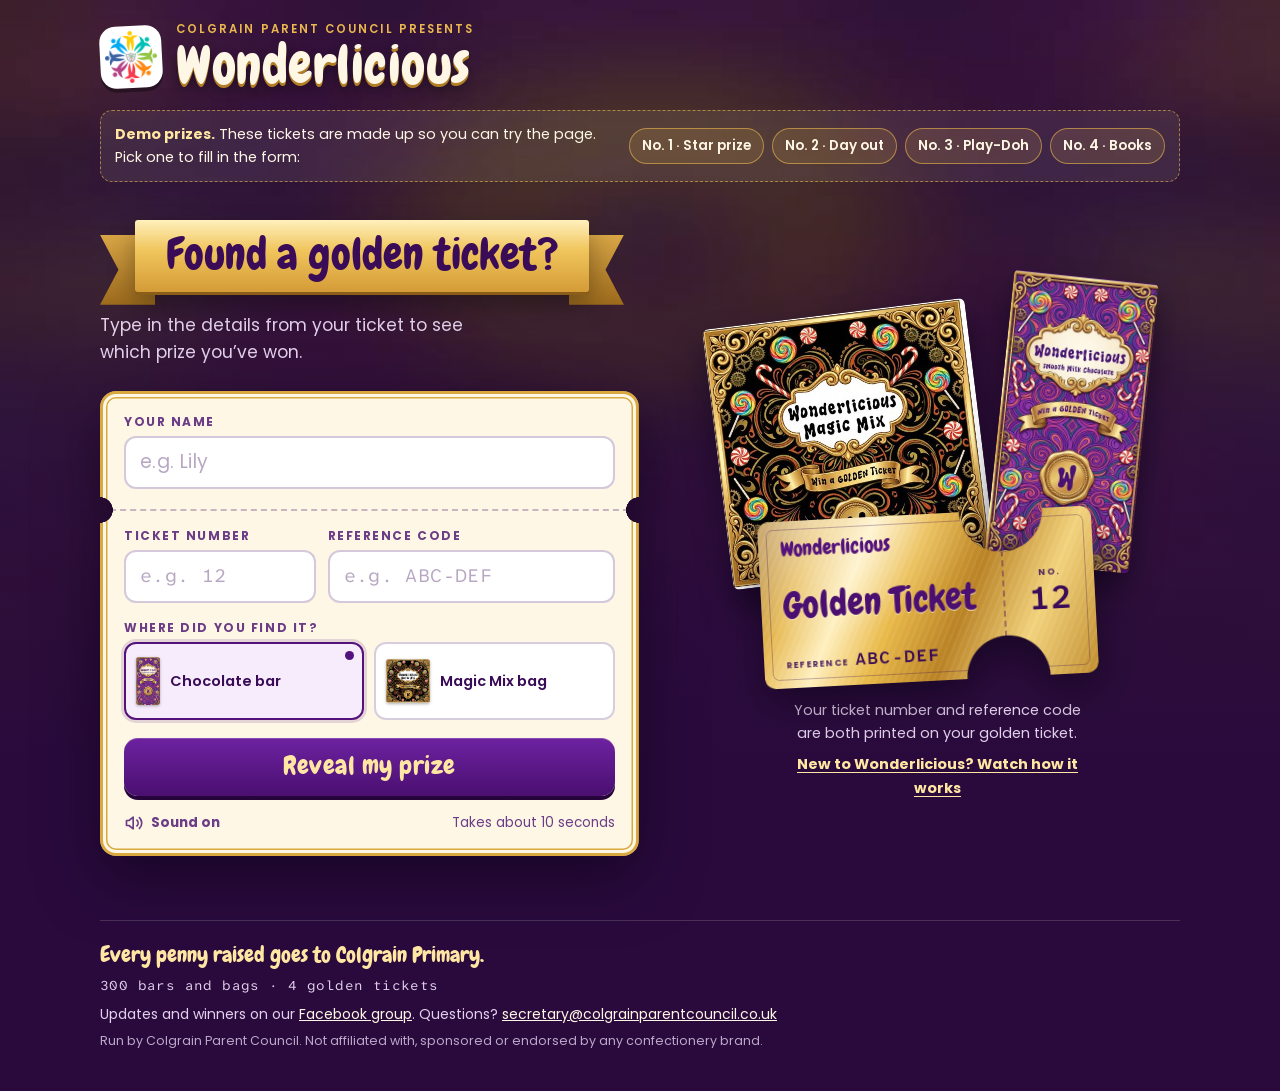
<file: golden-ticket/index.html>
<!doctype html>
<html lang="en-GB">
<head>
<meta charset="utf-8">
<meta name="viewport" content="width=device-width, initial-scale=1, viewport-fit=cover">
<!-- page:start -->
<script>
  // Checking codes needs a secure page, so move anyone who typed http:// over to https://.
  if (location.protocol === 'http:' && window.isSecureContext === false) location.replace('https:' + location.href.slice(5));
</script>
<title>Wonderlicious Golden Ticket</title>
<meta name="description" content="Found a Wonderlicious golden ticket? Type in your ticket details to see which prize you've won.">
<meta name="theme-color" content="#2a0a3d">
<link rel="icon" href="data:image/svg+xml,%3Csvg xmlns='http://www.w3.org/2000/svg' viewBox='0 0 32 32'%3E%3Crect x='1' y='8' width='30' height='16' rx='3' fill='%23eab84e'/%3E%3Cpath d='M22 9v14' stroke='%233a0c57' stroke-width='1.5' stroke-dasharray='2 2'/%3E%3C/svg%3E">
<style>
  /* Fonts are served with the page (see assets/fonts/LICENSE.md). */
  @font-face { font-family: "Chewy"; font-weight: 400; font-display: swap; src: url("assets/fonts/chewy-400.woff2") format("woff2"); }
  @font-face { font-family: "Poppins"; font-weight: 400; font-display: swap; src: url("assets/fonts/poppins-400.woff2") format("woff2"); }
  @font-face { font-family: "Poppins"; font-weight: 600; font-display: swap; src: url("assets/fonts/poppins-600.woff2") format("woff2"); }
  @font-face { font-family: "Poppins"; font-weight: 700; font-display: swap; src: url("assets/fonts/poppins-700.woff2") format("woff2"); }
  @font-face { font-family: "Atkinson Hyperlegible Mono"; font-weight: 400 600; font-display: swap; src: url("assets/fonts/atkinson-hyperlegible-mono.woff2") format("woff2"); }

  /* Wonderlicious: wrapper purple, label cream and gold foil, taken from the packaging artwork. */
  :root {
    color-scheme: dark;
    --grape: #2a0a3d;
    --grape-2: #3a0f55;
    --purple: #54127c;
    --pink: #e0457b;
    --cream: #fef7e5;
    --cream-2: #e2d0ec;
    --ink: #3a0c57;
    --ink-2: #6b3d86;
    --gold: #eab84e;
    --gold-hi: #ffe7a3;
    --line: rgba(254, 247, 229, 0.16);
    --error: #a3261a;
    --foil: linear-gradient(115deg, #a8741f 0%, #e7bb57 16%, #fff0c0 29%, #e9b949 43%, #b98224 60%, #f2d27c 79%, #c18d2e 100%);
    --ribbon: linear-gradient(180deg, #fff0bd 0%, #f0c55c 42%, #d49b37 100%);
    --frame: inset 0 0 0 3px #d9a93f, inset 0 0 0 6px #fef7e5, inset 0 0 0 7.5px #d9a93f;
    --font-display: "Chewy", "Cooper Black", "Arial Rounded MT Bold", system-ui, sans-serif;
    --font-body: "Poppins", system-ui, -apple-system, "Segoe UI", Roboto, sans-serif;
    --font-mono: "Atkinson Hyperlegible Mono", ui-monospace, "SF Mono", Menlo, Consolas, monospace;
  }
  [hidden] { display: none !important; }
  html { background: var(--grape); }
  body {
    position: relative;
    margin: 0;
    min-height: 100vh;
    padding-inline: 16px;
    color: var(--cream);
    font: 400 16px/1.6 var(--font-body);
    -webkit-font-smoothing: antialiased;
    -webkit-text-size-adjust: 100%;
    background:
      linear-gradient(180deg, rgba(42, 10, 61, 0) 0, rgba(42, 10, 61, 0.5) 380px, #2a0a3d 760px),
      url("assets/haze.jpg") 50% 0 / 100% 760px no-repeat,
      #2a0a3d;
  }
  body.stage-open { overflow: hidden; }
  .page { position: relative; max-width: 1080px; margin: 0 auto; padding-block: 22px 40px; }
  button { font: inherit; }
  :focus-visible { outline: 3px solid var(--gold-hi); outline-offset: 3px; }

  .masthead { display: flex; align-items: center; gap: 14px; }
  .logo-tile {
    flex: none;
    display: grid;
    place-items: center;
    width: 62px;
    height: 62px;
    border-radius: 16px;
    background: #fff;
    box-shadow: 0 4px 0 rgba(0, 0, 0, 0.35);
    transform: rotate(-3deg);
  }
  .logo-tile img { width: 52px; height: 52px; }
  .presents { margin: 0; font: 600 11.5px/1.35 var(--font-body); letter-spacing: 0.18em; text-transform: uppercase; color: var(--gold); }
  .wordmark {
    margin: 0;
    font: 400 clamp(36px, 10vw, 54px)/1 var(--font-display);
    letter-spacing: 0.01em;
    color: var(--cream);
    text-shadow: 0 3px 0 #b27f27, 0 6px 12px rgba(0, 0, 0, 0.35);
  }

  .demo {
    margin-top: 18px;
    padding: 12px 14px;
    display: flex;
    flex-wrap: wrap;
    align-items: center;
    gap: 8px 10px;
    border-radius: 12px;
    background: rgba(254, 247, 229, 0.08);
    border: 1px dashed rgba(234, 184, 78, 0.6);
    font-size: 14.5px;
  }
  .demo p { margin: 0; flex: 1 1 260px; }
  .demo strong { color: var(--gold-hi); }
  .demo-picks { display: flex; flex-wrap: wrap; gap: 8px; }
  .demo-pick {
    padding: 6px 12px;
    border-radius: 999px;
    border: 1px solid rgba(234, 184, 78, 0.6);
    background: rgba(234, 184, 78, 0.14);
    color: var(--cream);
    font-size: 13.5px;
    font-weight: 600;
    cursor: pointer;
  }
  .demo-pick:hover { background: rgba(234, 184, 78, 0.28); }

  /* ---- The form view ---- */
  .intro { display: grid; grid-template-columns: minmax(0, 1fr); gap: 40px; margin-top: 30px; }
  @media (min-width: 900px) {
    .intro { grid-template-columns: minmax(0, 1fr) minmax(0, 0.9fr); align-items: center; gap: 56px; margin-top: 38px; }
  }
  /* The headline is a gold ribbon, like "Win a GOLDEN Ticket" on the wrapper. */
  .ribbon {
    position: relative;
    display: inline-block;
    margin: 0 0.8em;
    font: 400 clamp(27px, 7.4vw, 44px)/1.05 var(--font-display);
    color: var(--ink);
  }
  .ribbon span {
    position: relative;
    z-index: 1;
    display: block;
    padding: 0.26em 0.7em 0.32em;
    border-radius: 3px;
    background: var(--ribbon);
    box-shadow: 0 3px 0 #8a5d18, 0 12px 26px rgba(0, 0, 0, 0.35);
    text-wrap: balance;
  }
  .ribbon::before, .ribbon::after {
    content: "";
    position: absolute;
    top: 0.34em;
    bottom: -0.3em;
    width: 1.25em;
    background: linear-gradient(180deg, #d9a646, #9c6a1c);
  }
  .ribbon::before { left: -0.8em; clip-path: polygon(0 0, 100% 0, 100% 100%, 0 100%, 0.42em 50%); }
  .ribbon::after { right: -0.8em; clip-path: polygon(0 0, 100% 0, calc(100% - 0.42em) 50%, 100% 100%, 0 100%); }
  .lede { margin: 20px 0 0; max-width: 36ch; font-size: 1.08rem; color: var(--cream-2); }
  .welcome { margin: 16px 0 0; display: flex; flex-wrap: wrap; align-items: center; gap: 6px 12px; color: var(--cream-2); font-size: 15px; }
  .link-btn {
    padding: 0;
    border: 0;
    background: none;
    color: var(--gold-hi);
    font-weight: 700;
    text-decoration: underline;
    text-underline-offset: 3px;
    cursor: pointer;
  }

  .form-wrap { margin-top: 24px; max-width: 540px; filter: drop-shadow(0 22px 30px rgba(10, 0, 20, 0.55)); }
  .ticket-form {
    --notch-y: 118px;
    position: relative;
    padding: 24px 24px 16px;
    border-radius: 16px;
    color: var(--ink);
    background: var(--cream);
    box-shadow: var(--frame);
    -webkit-mask:
      radial-gradient(circle 13px at 0 var(--notch-y), #0000 97%, #000) left / 51% 100% no-repeat,
      radial-gradient(circle 13px at 100% var(--notch-y), #0000 97%, #000) right / 51% 100% no-repeat;
    mask:
      radial-gradient(circle 13px at 0 var(--notch-y), #0000 97%, #000) left / 51% 100% no-repeat,
      radial-gradient(circle 13px at 100% var(--notch-y), #0000 97%, #000) right / 51% 100% no-repeat;
  }
  .field label, .found legend {
    display: block;
    margin-bottom: 7px;
    padding: 0;
    font: 700 12px/1.2 var(--font-body);
    letter-spacing: 0.13em;
    text-transform: uppercase;
    color: var(--ink-2);
  }
  .field input {
    display: block;
    width: 100%;
    box-sizing: border-box;
    padding: 12px 14px;
    border: 2px solid rgba(58, 12, 87, 0.22);
    border-radius: 12px;
    background: #fff;
    color: var(--ink);
    font: 600 19px/1.3 var(--font-body);
  }
  .field input.code { font-family: var(--font-mono); letter-spacing: 0.09em; text-transform: uppercase; }
  .field input::placeholder { color: rgba(58, 12, 87, 0.36); font-weight: 400; letter-spacing: 0.02em; text-transform: none; }
  .field input:focus { outline: none; border-color: var(--purple); box-shadow: 0 0 0 4px rgba(84, 18, 124, 0.16); }
  .field input[aria-invalid="true"] { border-color: var(--error); background: #fff3ee; }
  .perf { margin: 20px -24px 18px; border-top: 2px dashed rgba(58, 12, 87, 0.28); }
  .pair { display: grid; grid-template-columns: minmax(0, 0.8fr) minmax(0, 1.2fr); align-items: end; gap: 12px; }
  @media (max-width: 459px) { .pair { grid-template-columns: minmax(0, 1fr); gap: 16px; } }
  .found { margin: 18px 0 0; padding: 0; border: 0; min-width: 0; }
  .found-opts { display: grid; grid-template-columns: 1fr 1fr; gap: 10px; }
  .found-opt {
    position: relative;
    display: flex;
    align-items: center;
    gap: 10px;
    min-height: 62px;
    padding: 6px 10px;
    border: 2px solid rgba(58, 12, 87, 0.2);
    border-radius: 12px;
    background: #fff;
    font-size: 14.5px;
    font-weight: 600;
    line-height: 1.25;
    cursor: pointer;
  }
  .found-opt input { position: absolute; opacity: 0; pointer-events: none; }
  .found-opt img { flex: none; border-radius: 3px; box-shadow: 0 1px 3px rgba(0, 0, 0, 0.3); }
  .found-opt .thumb-bar { width: 24px; height: 48px; object-fit: cover; }
  .found-opt .thumb-bag { width: 44px; height: 44px; object-fit: cover; }
  .found-opt.is-on { border-color: var(--purple); background: #f6ecfb; box-shadow: 0 0 0 3px rgba(84, 18, 124, 0.15); }
  .found-opt.is-on::after {
    content: "";
    position: absolute;
    top: 7px;
    right: 8px;
    width: 9px;
    height: 9px;
    border-radius: 50%;
    background: var(--purple);
  }
  .found-opt:focus-within { outline: 3px solid var(--purple); outline-offset: 2px; }
  .form-error {
    margin: 16px 0 0;
    padding: 10px 12px;
    border-radius: 10px;
    background: rgba(163, 38, 26, 0.08);
    color: var(--error);
    font-size: 15px;
    font-weight: 600;
    line-height: 1.45;
  }
  .form-error span { display: block; margin-top: 4px; font-weight: 400; }
  .btn-reveal {
    display: block;
    width: 100%;
    margin-top: 18px;
    padding: 15px 20px 17px;
    border: 0;
    border-radius: 14px;
    background: linear-gradient(180deg, #6d22a0, #4a0f70);
    color: var(--gold-hi);
    font: 400 26px/1 var(--font-display);
    letter-spacing: 0.02em;
    box-shadow: inset 0 1px 0 rgba(255, 255, 255, 0.18), 0 4px 0 #26063a;
    cursor: pointer;
    transition: transform 0.08s ease, box-shadow 0.08s ease;
  }
  .btn-reveal:hover { background: linear-gradient(180deg, #7a2bb0, #551279); }
  .btn-reveal:active { transform: translateY(3px); box-shadow: inset 0 1px 0 rgba(255, 255, 255, 0.18), 0 1px 0 #26063a; }
  .btn-reveal:focus-visible { outline: 3px solid var(--purple); outline-offset: 3px; }
  .btn-reveal[disabled] { cursor: progress; opacity: 0.8; }
  .form-foot { display: flex; justify-content: space-between; align-items: center; gap: 10px; margin-top: 10px; font-size: 13.5px; color: var(--ink-2); }
  .sound-toggle {
    display: inline-flex;
    align-items: center;
    gap: 7px;
    margin-left: -8px;
    padding: 6px 8px;
    border: 0;
    border-radius: 8px;
    background: none;
    color: inherit;
    font-size: 13.5px;
    font-weight: 700;
    cursor: pointer;
  }
  .sound-toggle svg { width: 20px; height: 20px; }
  [data-sound-toggle] .off { display: none; }
  [data-sound-toggle][aria-pressed="false"] .on { display: none; }
  [data-sound-toggle][aria-pressed="false"] .off { display: inline; }
  .ticket-form .sound-toggle:focus-visible { outline-color: var(--purple); }

  /* The bar, the bag and a golden ticket, as they look in real life. */
  .showcase { margin: 0; display: grid; justify-items: center; gap: 18px; }
  .stack { position: relative; width: min(100%, 440px); aspect-ratio: 1 / 0.92; }
  .stack img { position: absolute; display: block; box-shadow: 0 18px 30px rgba(10, 0, 20, 0.55); }
  .sc-bag { left: 0; top: 9%; width: 60%; border-radius: 6px; transform: rotate(-7deg); }
  .sc-bar { right: 3%; top: 0; width: 33%; border-radius: 5px; transform: rotate(6deg); }
  .sc-ticket { position: absolute; left: 10%; bottom: 0; width: 76%; transform: rotate(-3deg); filter: drop-shadow(0 16px 20px rgba(10, 0, 20, 0.55)); }
  .showcase figcaption { max-width: 34ch; text-align: center; font-size: 14.5px; color: var(--cream-2); }
  .film-link { display: inline-block; margin-top: 8px; font-weight: 700; color: var(--gold-hi); text-underline-offset: 3px; }
  @media (max-width: 899px) { .stack { width: min(92%, 380px); } }
  .notice {
    margin-top: 24px;
    max-width: 540px;
    padding: 22px 24px;
    border-radius: 16px;
    background: var(--cream);
    box-shadow: var(--frame);
    color: var(--ink);
  }
  .notice h2 { margin: 0 0 6px; font: 400 1.7rem/1.15 var(--font-display); color: var(--purple); }
  .notice p { margin: 0; }

  /* ---- Golden ticket (drawn at any width; text sizes follow the ticket) ---- */
  .gt { position: relative; width: 100%; aspect-ratio: 2 / 1; container-type: inline-size; perspective: 1100px; }
  .gt-card { position: absolute; inset: 0; transform-style: preserve-3d; }
  .gt.is-flipped .gt-card { transform: rotateY(180deg); }
  .gt-face { position: absolute; inset: 0; -webkit-backface-visibility: hidden; backface-visibility: hidden; }
  .gt-back { transform: rotateY(180deg); }
  .gt-paper {
    --nx: 73%;
    position: absolute;
    inset: 0;
    display: flex;
    overflow: hidden;
    border-radius: 10px;
    border-radius: 3.2cqw;
    color: var(--ink);
    background:
      radial-gradient(90% 130% at 16% 0%, rgba(255, 255, 255, 0.5), rgba(255, 255, 255, 0) 55%),
      repeating-linear-gradient(115deg, rgba(255, 255, 255, 0.07) 0 2px, rgba(255, 255, 255, 0) 2px 6px),
      var(--foil);
    -webkit-mask:
      radial-gradient(circle 10px at var(--nx) 0, #0000 97%, #000) top / 100% 51% no-repeat,
      radial-gradient(circle 10px at var(--nx) 100%, #0000 97%, #000) bottom / 100% 51% no-repeat;
    mask:
      radial-gradient(circle 10px at var(--nx) 0, #0000 97%, #000) top / 100% 51% no-repeat,
      radial-gradient(circle 10px at var(--nx) 100%, #0000 97%, #000) bottom / 100% 51% no-repeat;
    -webkit-mask:
      radial-gradient(circle 3.3cqw at var(--nx) 0, #0000 97%, #000) top / 100% 51% no-repeat,
      radial-gradient(circle 3.3cqw at var(--nx) 100%, #0000 97%, #000) bottom / 100% 51% no-repeat;
    mask:
      radial-gradient(circle 3.3cqw at var(--nx) 0, #0000 97%, #000) top / 100% 51% no-repeat,
      radial-gradient(circle 3.3cqw at var(--nx) 100%, #0000 97%, #000) bottom / 100% 51% no-repeat;
  }
  .gt-back .gt-paper { --nx: 27%; }
  .gt-paper::before {
    content: "";
    position: absolute;
    inset: 2.4cqw;
    border: 0.5cqw solid rgba(58, 12, 87, 0.3);
    border-radius: 2cqw;
    pointer-events: none;
  }
  .gt-paper::after {
    content: "";
    position: absolute;
    inset: -20% -60%;
    background: linear-gradient(105deg, rgba(255, 255, 255, 0) 42%, rgba(255, 255, 255, 0.55) 50%, rgba(255, 255, 255, 0) 58%);
    transform: translateX(-60%);
    animation: gt-shine 4.2s ease-in-out infinite;
    pointer-events: none;
  }
  @keyframes gt-shine { 0%, 55% { transform: translateX(-60%); } 100% { transform: translateX(60%); } }
  .gt-main {
    flex: 1;
    min-width: 0;
    display: flex;
    flex-direction: column;
    justify-content: space-between;
    padding: 5.4cqw 3cqw 5cqw 6.6cqw;
  }
  .gt-event {
    overflow: hidden;
    white-space: nowrap;
    text-overflow: ellipsis;
    font: 400 17px/1 var(--font-display);
    font-size: 6.2cqw;
    color: var(--purple);
  }
  .gt-title {
    font: 400 33px/0.95 var(--font-display);
    font-size: 11cqw;
    color: #4a0f70;
    text-shadow: 0 0.35cqw 0 rgba(255, 244, 200, 0.85);
    white-space: nowrap;
  }
  .gt-refline { display: flex; align-items: baseline; gap: 2.2cqw; white-space: nowrap; }
  .gt-label {
    font: 700 8px/1 var(--font-body);
    font-size: 2.6cqw;
    letter-spacing: 0.14em;
    text-transform: uppercase;
    opacity: 0.85;
  }
  .gt-ref { font: 600 15px/1 var(--font-mono); font-size: 5.2cqw; letter-spacing: 0.06em; }
  .gt-stub {
    width: 27%;
    display: flex;
    flex-direction: column;
    align-items: center;
    justify-content: center;
    gap: 1.4cqw;
    border-left: 0.6cqw dashed rgba(58, 12, 87, 0.4);
  }
  .gt-no { font: 600 30px/1 var(--font-mono); font-size: 10cqw; color: #3a0c57; font-variant-numeric: tabular-nums; }
  .gt-no.is-long { font-size: 6.5cqw; }
  .gt-back .gt-paper { flex-direction: column; align-items: center; justify-content: center; gap: 2cqw; padding: 5cqw 8cqw; text-align: center; }
  .gt-win { font: 700 10px/1 var(--font-body); font-size: 3.2cqw; letter-spacing: 0.34em; text-transform: uppercase; }
  .gt-prizeline { display: flex; align-items: center; justify-content: center; gap: 3cqw; max-width: 100%; }
  .gt-emoji { font-size: 12cqw; line-height: 1; }
  .gt-emoji:empty { display: none; }
  .gt-prize {
    min-width: 0;
    font: 400 26px/1.02 var(--font-display);
    font-size: 8.6cqw;
    color: #4a0f70;
    text-shadow: 0 0.3cqw 0 rgba(255, 244, 200, 0.85);
    text-wrap: balance;
    display: -webkit-box;
    -webkit-line-clamp: 3;
    -webkit-box-orient: vertical;
    overflow: hidden;
  }
  .gt-prize.is-long { font-size: 7cqw; }
  .gt-prize.is-xlong { font-size: 5.6cqw; }
  .gt-mystery { font: 400 80px/1 var(--font-display); font-size: 26cqw; color: #4a0f70; text-shadow: 0 0.6cqw 0 rgba(255, 244, 200, 0.85); }
  .gt.is-mystery .gt-win, .gt.is-mystery .gt-prizeline { display: none; }
  .gt:not(.is-mystery) .gt-mystery { display: none; }

  /* ---- Result view ---- */
  .result { max-width: 760px; margin: 22px auto 0; display: grid; gap: 34px; }
  .result-hero { display: grid; justify-items: center; text-align: center; }
  #result-ticket { width: min(92%, 360px); margin-bottom: 26px; }
  .result-hero .gt { transform: rotate(-3deg); filter: drop-shadow(0 24px 26px rgba(10, 0, 20, 0.6)); }
  .result-eyebrow { margin: 0 0 6px; font: 700 12.5px/1.3 var(--font-mono); letter-spacing: 0.14em; text-transform: uppercase; color: var(--gold); }
  .result-title {
    margin: 0;
    font: 400 clamp(2.3rem, 8vw, 3.6rem)/1.04 var(--font-display);
    color: var(--cream);
    text-shadow: 0 3px 0 #b27f27, 0 6px 14px rgba(0, 0, 0, 0.35);
    text-wrap: balance;
  }
  .result-title:focus { outline: none; }
  .won-label { margin: 22px 0 2px; font-size: 12.5px; font-weight: 700; letter-spacing: 0.18em; text-transform: uppercase; color: var(--cream-2); }
  .result-prize { margin: 0; max-width: 22ch; font: 700 clamp(1.6rem, 5.4vw, 2.3rem)/1.18 var(--font-body); color: var(--gold-hi); text-wrap: balance; }
  .result-details { margin: 10px 0 0; max-width: 46ch; color: var(--cream-2); white-space: pre-line; }
  .result-donor { margin: 10px 0 0; color: var(--gold); font-style: italic; }
  .star-badge {
    margin: 16px 0 0;
    display: inline-flex;
    align-items: center;
    gap: 8px;
    padding: 7px 14px 7px 12px;
    border-radius: 999px;
    background: var(--foil);
    color: var(--ink);
    font-size: 12.5px;
    font-weight: 700;
    letter-spacing: 0.14em;
    text-transform: uppercase;
  }
  .star-badge svg { width: 16px; height: 16px; }

  .collect { display: grid; gap: 14px; }
  .collect h3 { margin: 0; font: 400 1.95rem/1.1 var(--font-display); color: var(--gold-hi); }
  .collect-intro { margin: 0; color: var(--cream-2); }
  .options { display: grid; gap: 16px; grid-template-columns: repeat(auto-fit, minmax(min(100%, 300px), 1fr)); }
  .option {
    display: grid;
    align-content: start;
    gap: 12px;
    padding: 20px 20px 22px;
    border-radius: 16px;
    background: var(--cream);
    box-shadow: var(--frame);
    color: var(--ink);
  }
  .option-head { display: flex; align-items: center; gap: 12px; }
  .option-head svg { flex: none; width: 34px; height: 34px; color: var(--purple); }
  .option h4 { margin: 0; font: 400 1.45rem/1.15 var(--font-display); color: var(--purple); }
  .option p { margin: 0; white-space: pre-line; }
  .option .must { font-weight: 700; }
  .contact {
    display: flex;
    flex-wrap: wrap;
    align-items: center;
    gap: 6px 10px;
    padding: 10px 12px;
    border-radius: 10px;
    background: #f3e8f8;
  }
  .contact-label { font-size: 11.5px; font-weight: 700; letter-spacing: 0.12em; text-transform: uppercase; color: var(--ink-2); }
  .contact-value { flex: 1 1 auto; min-width: 0; overflow-wrap: anywhere; font: 600 15px/1.35 var(--font-mono); -webkit-user-select: all; user-select: all; }
  .btn-row { display: flex; flex-wrap: wrap; gap: 10px; }
  .btn {
    display: inline-flex;
    align-items: center;
    justify-content: center;
    gap: 8px;
    min-height: 46px;
    padding: 10px 16px;
    border: 0;
    border-radius: 12px;
    font: 700 15px/1.2 var(--font-body);
    text-align: center;
    text-decoration: none;
    cursor: pointer;
  }
  .btn-gold { background: var(--ribbon); color: var(--ink); box-shadow: 0 3px 0 #8a5d18; }
  .btn-gold:active { transform: translateY(2px); box-shadow: 0 1px 0 #8a5d18; }
  .btn-purple { background: linear-gradient(180deg, #6d22a0, #4a0f70); color: var(--gold-hi); box-shadow: 0 3px 0 #26063a; }
  .btn-ghost { background: transparent; color: var(--ink); border: 1.5px solid rgba(58, 12, 87, 0.35); }
  .btn-ghost-light { background: transparent; color: var(--cream); border: 1.5px solid rgba(254, 247, 229, 0.4); }
  .btn-ghost-light:hover { border-color: rgba(254, 247, 229, 0.75); }
  .btn-small { min-height: 34px; padding: 5px 12px; border-radius: 9px; font-size: 13.5px; }
  .copy-status { min-height: 1.4em; margin: 0; font-size: 14px; color: #17705e; font-weight: 600; }
  .claim-by { margin: 0; font-weight: 700; color: var(--cream); text-wrap: pretty; }

  .stub {
    position: relative;
    padding: 20px 24px;
    border-radius: 16px;
    color: var(--ink);
    background:
      radial-gradient(90% 130% at 16% 0%, rgba(255, 255, 255, 0.45), rgba(255, 255, 255, 0) 55%),
      var(--foil);
    -webkit-mask:
      radial-gradient(circle 12px at 0 50%, #0000 97%, #000) left / 51% 100% no-repeat,
      radial-gradient(circle 12px at 100% 50%, #0000 97%, #000) right / 51% 100% no-repeat;
    mask:
      radial-gradient(circle 12px at 0 50%, #0000 97%, #000) left / 51% 100% no-repeat,
      radial-gradient(circle 12px at 100% 50%, #0000 97%, #000) right / 51% 100% no-repeat;
  }
  .stub dl { display: grid; grid-template-columns: repeat(auto-fit, minmax(min(100%, 140px), 1fr)); gap: 12px 20px; margin: 0; }
  .stub dt { font-size: 11px; font-weight: 700; letter-spacing: 0.14em; text-transform: uppercase; color: var(--ink-2); }
  .stub dd { margin: 3px 0 0; font-size: 16.5px; font-weight: 700; line-height: 1.3; overflow-wrap: anywhere; }
  .stub dd.code { font-family: var(--font-mono); font-weight: 600; letter-spacing: 0.05em; font-variant-numeric: tabular-nums; }
  .stub-note { margin: 16px 0 0; padding-top: 14px; border-top: 2px dashed rgba(58, 12, 87, 0.3); font-weight: 700; }
  .result-actions { display: grid; justify-items: center; gap: 12px; }
  .result-actions .btn-row { justify-content: center; }
  .hint { margin: 0; font-size: 14px; color: var(--cream-2); text-align: center; }

  .foot {
    margin-top: 64px;
    padding-top: 22px;
    display: grid;
    gap: 6px;
    border-top: 1px solid var(--line);
    font-size: 14px;
    color: var(--cream-2);
  }
  .foot p { margin: 0; }
  .raising { font: 400 1.35rem/1.2 var(--font-display); color: var(--gold-hi); }
  .stats { font-family: var(--font-mono); font-size: 13.5px; letter-spacing: 0.03em; font-variant-numeric: tabular-nums; }
  .foot a { color: var(--cream); }
  .fine { font-size: 12.5px; opacity: 0.8; }

  /* ---- The reveal stage ---- */
  .stage {
    position: fixed;
    inset: 0;
    z-index: 50;
    display: flex;
    flex-direction: column;
    padding: env(safe-area-inset-top, 0px) 16px env(safe-area-inset-bottom, 0px);
    overflow: hidden;
    color: var(--cream);
    background: radial-gradient(120% 80% at 50% 36%, #6a1f97 0%, #3a0d57 46%, #16041f 100%);
  }
  .stage:focus { outline: none; }
  .stage-bar { position: relative; z-index: 8; display: flex; justify-content: flex-end; gap: 8px; min-height: 44px; padding-top: 12px; }
  .stage-btn {
    display: inline-flex;
    align-items: center;
    gap: 7px;
    padding: 8px 14px;
    border-radius: 999px;
    border: 1px solid rgba(254, 247, 229, 0.3);
    background: rgba(254, 247, 229, 0.1);
    color: var(--cream);
    font-size: 13.5px;
    font-weight: 700;
    cursor: pointer;
  }
  .stage-btn svg { width: 18px; height: 18px; }
  .scene-box { position: relative; flex: 1; min-height: 0; }
  .scene { position: absolute; left: 50%; top: 50%; width: 360px; height: 560px; margin: -280px 0 0 -180px; transform: scale(var(--fit, 1)); }
  .caption {
    position: relative;
    z-index: 8;
    flex: none;
    min-height: 2.5em;
    max-width: 24ch;
    margin: 0 auto 26px;
    text-align: center;
    font: 400 clamp(24px, 6.4vw, 34px)/1.12 var(--font-display);
    color: var(--cream);
    text-wrap: balance;
    text-shadow: 0 3px 0 rgba(0, 0, 0, 0.35);
  }
  .rays { position: absolute; left: -420px; top: -405px; width: 1200px; height: 1200px; opacity: 0; pointer-events: none; }
  .rays-spin {
    position: absolute;
    inset: 0;
    border-radius: 50%;
    background: repeating-conic-gradient(from 0deg, rgba(255, 215, 120, 0.3) 0deg 6deg, rgba(255, 215, 120, 0) 6deg 15deg);
    -webkit-mask: radial-gradient(closest-side, #000 6%, rgba(0, 0, 0, 0.5) 34%, transparent 72%);
    mask: radial-gradient(closest-side, #000 6%, rgba(0, 0, 0, 0.5) 34%, transparent 72%);
    animation: spin 28s linear infinite;
    will-change: transform;
  }
  @keyframes spin { to { transform: rotate(360deg); } }
  .glow {
    position: absolute;
    left: 10px;
    top: 160px;
    width: 340px;
    height: 210px;
    border-radius: 50%;
    background: radial-gradient(closest-side, rgba(255, 232, 150, 0.95), rgba(255, 196, 80, 0.45) 45%, rgba(255, 180, 60, 0) 100%);
    opacity: 0;
    pointer-events: none;
  }
  .gt-pos { position: absolute; left: 30px; top: 120px; width: 300px; height: 150px; z-index: 2; opacity: 0; }
  .gt-pos.is-front { z-index: 4; }
  .gt-shake { width: 100%; height: 100%; }
  .item-pos { position: absolute; z-index: 3; transform-origin: 50% 100%; transform: translateY(-900px); }
  .item-wobble { position: relative; width: 100%; height: 100%; transform-origin: 50% 92%; }
  .stage:not(.is-bag) .item-bag, .stage.is-bag .item-bar { display: none; }
  .wrap { position: absolute; left: 0; right: 0; overflow: hidden; }
  .wrap-top { top: 0; transform-origin: 0% 100%; z-index: 2; }
  .wrap-bottom { bottom: 0; z-index: 1; }
  /* The chocolate bar, wrapped in the real Wonderlicious wrapper. */
  .item-bar { left: 105px; top: 240px; width: 150px; height: 301px; }
  .item-bar .wrap-top { height: 112px; }
  .item-bar .wrap-bottom { top: 100px; }
  .bar-print {
    position: absolute;
    left: 0;
    top: 0;
    width: 150px;
    height: 301px;
    border-radius: 6px;
    background: url("assets/bar.jpg") 0 0 / 150px 301px no-repeat, #54127c;
  }
  .item-bar .wrap-bottom .bar-print { top: -100px; }
  .bar-choc {
    position: absolute;
    inset: 2px 3px;
    display: grid;
    grid-template-columns: repeat(3, 1fr);
    grid-template-rows: repeat(6, 1fr);
    gap: 5px;
    padding: 9px 8px;
    border-radius: 6px;
    background: #45240f;
    box-shadow: inset 0 0 0 2px #321a0c, 0 18px 30px rgba(0, 0, 0, 0.5);
  }
  .bar-choc i {
    border-radius: 5px;
    background: linear-gradient(150deg, #7c4b2d, #5d341e 60%, #51301b);
    box-shadow: inset 2px 2px 0 rgba(255, 214, 180, 0.17), inset -2px -3px 0 rgba(0, 0, 0, 0.36);
  }
  /* The Magic Mix bag, with crimped seals top and bottom. */
  .item-bag { left: 60px; top: 250px; width: 240px; height: 270px; }
  .item-bag .wrap-top { height: 48px; }
  .item-bag .wrap-bottom { top: 36px; }
  .bag-print {
    position: absolute;
    left: 0;
    top: 0;
    width: 240px;
    height: 270px;
    border-radius: 4px;
    background: url("assets/bag.jpg") 0 16px / 240px 238px no-repeat, #120a02;
    box-shadow: 0 18px 30px rgba(0, 0, 0, 0.5);
  }
  .bag-print::before, .bag-print::after {
    content: "";
    position: absolute;
    left: 0;
    right: 0;
    height: 16px;
    background: repeating-linear-gradient(90deg, #9c6a1c 0 3px, #f3d27a 3px 6px);
  }
  .bag-print::before { top: 0; border-radius: 4px 4px 0 0; }
  .bag-print::after { bottom: 0; border-radius: 0 0 4px 4px; }
  .item-bag .wrap-bottom .bag-print { top: -36px; }
  .bag-inside {
    position: absolute;
    left: 10px;
    right: 10px;
    top: 22px;
    height: 44px;
    border-radius: 50%;
    background:
      radial-gradient(circle at 22% 62%, #ff5d8f 0 6px, transparent 7px),
      radial-gradient(circle at 40% 48%, #ffd23f 0 5px, transparent 6px),
      radial-gradient(circle at 60% 64%, #3ddc97 0 6px, transparent 7px),
      radial-gradient(circle at 78% 50%, #ff8a3d 0 5px, transparent 6px),
      radial-gradient(ellipse at 50% 40%, #2b0b3d, #0c0212);
  }
  .sparkles { position: absolute; inset: 0; z-index: 5; opacity: 0; pointer-events: none; }
  .sparkle {
    position: absolute;
    width: var(--s);
    height: var(--s);
    background: radial-gradient(circle, #fffbe8 20%, #ffd978 60%);
    clip-path: polygon(50% 0, 61% 39%, 100% 50%, 61% 61%, 50% 100%, 39% 61%, 0 50%, 39% 39%);
    animation: twinkle 1.7s ease-in-out infinite;
    animation-delay: var(--d);
    transform: scale(0.2);
    opacity: 0;
  }
  @keyframes twinkle { 0%, 100% { transform: scale(0.2) rotate(0deg); opacity: 0; } 50% { transform: scale(1) rotate(45deg); opacity: 1; } }
  .countdown {
    position: absolute;
    left: 0;
    right: 0;
    top: 322px;
    height: 180px;
    z-index: 6;
    display: grid;
    place-items: center;
    font: 400 160px/1 var(--font-display);
    color: var(--gold-hi);
    text-shadow: 0 7px 0 #6d22a0, 0 0 44px rgba(255, 200, 90, 0.65);
    opacity: 0;
    pointer-events: none;
  }
  .flash {
    position: absolute;
    inset: 0;
    z-index: 7;
    background: radial-gradient(circle at 50% 40%, rgba(255, 250, 228, 0.95), rgba(255, 222, 150, 0.55) 35%, rgba(255, 200, 100, 0) 72%);
    opacity: 0;
    pointer-events: none;
  }
  /* Reduced motion: no falling bar or flip, just a calm cross-fade. */
  .stage.is-gentle .item-pos, .stage.is-gentle .glow, .stage.is-gentle .sparkles { display: none; }
  .stage.is-gentle .gt-pos { opacity: 1; }
  .stage.is-gentle .rays { opacity: 0.45; }
  .stage.is-gentle .gt-back { transform: none; opacity: 0; transition: opacity 0.6s ease; }
  .stage.is-gentle .gt-front { transition: opacity 0.6s ease; }
  .stage.is-gentle .gt.show-back .gt-back { opacity: 1; }
  .stage.is-gentle .gt.show-back .gt-front { opacity: 0; }
  .confetti { position: fixed; inset: 0; z-index: 60; width: 100%; height: 100%; pointer-events: none; }

  @media (prefers-reduced-motion: reduce) {
    .gt-paper::after, .rays-spin, .sparkle { animation: none; }
    .btn-reveal, .btn-gold { transition: none; }
  }
</style>
</head>
<body>
<div class="page">
  <header class="masthead">
    <span class="logo-tile"><img src="assets/colgrain-logo.png" alt="Colgrain Parent Council" width="52" height="52"></span>
    <div>
      <p class="presents"><span data-setting="organiser">The Parent Council</span> presents</p>
      <p class="wordmark" data-setting="eventName">Wonderlicious</p>
    </div>
  </header>

  <aside class="demo" id="demo" hidden>
    <p><strong>Demo prizes.</strong> These tickets are made up so you can try the page. Pick one to fill in the form:</p>
    <div class="demo-picks" id="demo-picks"></div>
  </aside>

  <main id="main">
    <section class="intro" id="view-form" aria-labelledby="headline">
      <div class="intro-copy">
        <h1 class="ribbon" id="headline"><span>Found a golden ticket?</span></h1>
        <p class="lede">Type in the details from your ticket to see which prize you’ve won.</p>

        <p class="welcome" id="welcome" hidden>
          <span id="welcome-text">Welcome back.</span>
          <button type="button" class="link-btn" id="welcome-btn">Show my prize again</button>
        </p>

        <div class="notice" id="closed-notice" hidden>
          <h2>Prize checking opens soon</h2>
          <p id="closed-text">The prize list isn’t ready yet. Please come back later.</p>
        </div>

        <div class="form-wrap" id="form-wrap">
          <form class="ticket-form" id="claim-form" novalidate autocomplete="off">
            <div class="field">
              <label for="f-name">Your name</label>
              <input id="f-name" name="name" type="text" maxlength="40" autocomplete="off" autocapitalize="words" spellcheck="false" placeholder="e.g. Lily" aria-describedby="form-error">
            </div>
            <div class="perf" id="perf" aria-hidden="true"></div>
            <div class="pair">
              <div class="field">
                <label for="f-number">Ticket number</label>
                <input id="f-number" name="number" type="text" class="code" maxlength="12" inputmode="numeric" autocomplete="off" spellcheck="false" placeholder="e.g. 12" aria-describedby="form-error">
              </div>
              <div class="field">
                <label for="f-ref">Reference code</label>
                <input id="f-ref" name="reference" type="text" class="code" maxlength="24" autocomplete="off" autocapitalize="characters" autocorrect="off" spellcheck="false" placeholder="e.g. ABC-DEF" aria-describedby="form-error">
              </div>
            </div>
            <fieldset class="found">
              <legend>Where did you find it?</legend>
              <div class="found-opts">
                <label class="found-opt is-on"><input type="radio" name="found" value="bar" checked><img class="thumb-bar" src="assets/bar.jpg" alt="">Chocolate bar</label>
                <label class="found-opt"><input type="radio" name="found" value="bag"><img class="thumb-bag" src="assets/bag.jpg" alt="">Magic Mix bag</label>
              </div>
            </fieldset>
            <p class="form-error" id="form-error" role="alert" hidden></p>
            <button type="submit" class="btn-reveal" id="reveal-btn">Reveal my prize</button>
            <div class="form-foot">
              <button type="button" class="sound-toggle" data-sound-toggle aria-pressed="true">
                <svg class="on" viewBox="0 0 24 24" fill="none" stroke="currentColor" stroke-width="2" stroke-linecap="round" stroke-linejoin="round" aria-hidden="true"><path d="M11 5 6 9H3v6h3l5 4z"/><path d="M15.5 8.5a5 5 0 0 1 0 7"/><path d="M18.5 5.5a9 9 0 0 1 0 13"/></svg>
                <svg class="off" viewBox="0 0 24 24" fill="none" stroke="currentColor" stroke-width="2" stroke-linecap="round" stroke-linejoin="round" aria-hidden="true"><path d="M11 5 6 9H3v6h3l5 4z"/><path d="m22 9-6 6"/><path d="m16 9 6 6"/></svg>
                <span class="on">Sound on</span><span class="off">Sound off</span>
              </button>
              <span>Takes about 10 seconds</span>
            </div>
          </form>
        </div>
      </div>

      <figure class="showcase">
        <div class="stack">
          <img class="sc-bag" src="assets/bag.jpg" alt="A Wonderlicious Magic Mix bag">
          <img class="sc-bar" src="assets/bar.jpg" alt="A Wonderlicious chocolate bar">
          <div class="sc-ticket" id="example-ticket"></div>
        </div>
        <figcaption>Your ticket number and reference code are both printed on your golden ticket.<br><a class="film-link" href="how-it-works/">New to Wonderlicious? Watch how it works</a></figcaption>
      </figure>
    </section>

    <section class="result" id="view-result" hidden aria-labelledby="result-title">
      <div class="result-hero">
        <div id="result-ticket"></div>
        <p class="result-eyebrow" id="r-eyebrow"></p>
        <h2 class="result-title" id="result-title" tabindex="-1">Congratulations, <span id="r-name"></span>!</h2>
        <p class="won-label">You’ve won</p>
        <p class="result-prize" id="r-prize"></p>
        <p class="result-details" id="r-details"></p>
        <p class="result-donor" id="r-donor"></p>
        <p class="star-badge" id="r-star" hidden>
          <svg viewBox="0 0 24 24" fill="currentColor" aria-hidden="true"><path d="m12 2 2.9 6.6 7.1.6-5.4 4.7 1.6 7L12 17.3 5.8 21l1.6-7L2 9.2l7.1-.6z"/></svg>
          Star prize
        </p>
      </div>

      <div class="collect" id="collect" aria-labelledby="collect-title">
        <h3 id="collect-title">How to get your prize</h3>
        <p class="collect-intro" id="collect-intro"></p>
        <div class="options">
          <article class="option" id="opt-school">
            <div class="option-head">
              <svg viewBox="0 0 40 40" fill="none" stroke="currentColor" stroke-width="2.2" stroke-linejoin="round" stroke-linecap="round" aria-hidden="true"><path d="M5 35V17l15-9 15 9v18"/><path d="M2 35h36"/><path d="M16 35v-9h8v9"/><path d="M20 8V2l6 2.5-6 2.5"/><circle cx="20" cy="17.5" r="3"/><path d="M9 22h3M28 22h3M9 28h3M28 28h3"/></svg>
              <h4 id="school-title">Collect it at school</h4>
            </div>
            <p id="school-text"></p>
            <p class="must">Bring your golden ticket. We swap it for your prize.</p>
          </article>
          <article class="option" id="opt-delivery">
            <div class="option-head">
              <svg viewBox="0 0 40 40" fill="none" stroke="currentColor" stroke-width="2.2" stroke-linejoin="round" stroke-linecap="round" aria-hidden="true"><path d="M3 9h21v19H3z"/><path d="M24 15h7l6 7v6H24"/><circle cx="10" cy="30" r="3.5"/><circle cx="30" cy="30" r="3.5"/><path d="M28 15v7h9"/></svg>
              <h4 id="delivery-title">We’ll get it to you</h4>
            </div>
            <p id="delivery-text"></p>
            <div class="contact" id="contact-email-row">
              <span class="contact-label">Email</span>
              <span class="contact-value" id="contact-email"></span>
              <button type="button" class="btn btn-ghost btn-small" id="copy-email">Copy</button>
            </div>
            <div class="contact" id="contact-phone-row">
              <span class="contact-label">Phone</span>
              <span class="contact-value" id="contact-phone"></span>
            </div>
            <div class="btn-row">
              <a class="btn btn-purple" id="mail-link" href="#">Email us about your prize</a>
              <button type="button" class="btn btn-ghost" id="copy-message">Copy a ready-made message</button>
            </div>
            <p class="copy-status" id="copy-status" role="status"></p>
            <p class="must">Have your golden ticket ready to hand over.</p>
          </article>
        </div>
        <p class="claim-by" id="claim-by" hidden></p>
      </div>

      <div class="stub" id="stub">
        <dl>
          <div><dt>Winner</dt><dd id="s-name"></dd></div>
          <div><dt>Ticket No.</dt><dd class="code" id="s-number"></dd></div>
          <div><dt>Reference</dt><dd class="code" id="s-ref"></dd></div>
          <div><dt>Prize</dt><dd id="s-prize"></dd></div>
        </dl>
        <p class="stub-note">Keep your golden ticket safe. You’ll need to hand it over to get your prize.</p>
      </div>

      <div class="result-actions">
        <p class="hint" id="result-hint">Take a screenshot to keep these details handy.</p>
        <div class="btn-row">
          <button type="button" class="btn btn-gold" id="replay-btn">Watch the reveal again</button>
          <button type="button" class="btn btn-ghost-light" id="another-btn">Check another ticket</button>
        </div>
      </div>
    </section>
  </main>

  <footer class="foot">
    <p class="raising" id="raising" hidden></p>
    <p class="stats" id="stats" hidden></p>
    <p id="foot-links"><span id="foot-facebook" hidden>Updates and winners on our <a id="facebook-link" href="#" target="_blank" rel="noopener">Facebook group</a>. </span><span id="foot-contact" hidden>Questions? <a id="foot-email" href="#"></a></span></p>
    <p class="fine">Run by <span data-setting="organiser">the Parent Council</span>. Not affiliated with, sponsored or endorsed by any confectionery brand.</p>
  </footer>
</div>

<noscript><p style="margin:24px 16px;color:#fef7e5">Please turn on JavaScript to check your golden ticket.</p></noscript>

<div class="stage" id="stage" hidden tabindex="-1" role="dialog" aria-modal="true" aria-label="Revealing your prize">
  <div class="stage-bar">
    <button type="button" class="stage-btn" data-sound-toggle aria-pressed="true">
      <svg class="on" viewBox="0 0 24 24" fill="none" stroke="currentColor" stroke-width="2" stroke-linecap="round" stroke-linejoin="round" aria-hidden="true"><path d="M11 5 6 9H3v6h3l5 4z"/><path d="M15.5 8.5a5 5 0 0 1 0 7"/><path d="M18.5 5.5a9 9 0 0 1 0 13"/></svg>
      <svg class="off" viewBox="0 0 24 24" fill="none" stroke="currentColor" stroke-width="2" stroke-linecap="round" stroke-linejoin="round" aria-hidden="true"><path d="M11 5 6 9H3v6h3l5 4z"/><path d="m22 9-6 6"/><path d="m16 9 6 6"/></svg>
      <span class="on">Sound on</span><span class="off">Sound off</span>
    </button>
    <button type="button" class="stage-btn" id="skip-btn" hidden>Skip</button>
  </div>
  <div class="scene-box" id="scene-box">
    <div class="scene" id="scene">
      <div class="rays" id="rays"><div class="rays-spin"></div></div>
      <div class="glow" id="glow"></div>
      <div class="gt-pos" id="gt-pos"><div class="gt-shake" id="gt-shake"></div></div>
      <div class="item-pos item-bar" id="bar-pos">
        <div class="item-wobble" id="bar-wobble">
          <div class="bar-choc" id="bar-choc"></div>
          <div class="wrap wrap-bottom" id="bar-bottom"><div class="bar-print"></div></div>
          <div class="wrap wrap-top" id="bar-top"><div class="bar-print"></div></div>
        </div>
      </div>
      <div class="item-pos item-bag" id="bag-pos">
        <div class="item-wobble" id="bag-wobble">
          <div class="bag-inside"></div>
          <div class="wrap wrap-bottom" id="bag-bottom"><div class="bag-print"></div></div>
          <div class="wrap wrap-top" id="bag-top"><div class="bag-print"></div></div>
        </div>
      </div>
      <div class="sparkles" id="sparkles"></div>
      <div class="countdown" id="countdown" aria-hidden="true"></div>
    </div>
  </div>
  <p class="caption" id="caption" aria-live="polite"></p>
  <div class="flash" id="flash"></div>
</div>
<canvas class="confetti" id="confetti" aria-hidden="true"></canvas>

<template id="tpl-ticket">
  <div class="gt is-mystery">
    <div class="gt-card">
      <div class="gt-face gt-front">
        <div class="gt-paper">
          <div class="gt-main">
            <span class="gt-event" data-setting="eventName">Wonderlicious</span>
            <span class="gt-title">Golden Ticket</span>
            <span class="gt-refline"><span class="gt-label">Reference</span><span class="gt-ref">ABC-DEF</span></span>
          </div>
          <div class="gt-stub">
            <span class="gt-label">No.</span>
            <span class="gt-no">12</span>
          </div>
        </div>
      </div>
      <div class="gt-face gt-back">
        <div class="gt-paper">
          <span class="gt-win">Winner</span>
          <span class="gt-prizeline"><span class="gt-emoji"></span><span class="gt-prize"></span></span>
          <span class="gt-mystery" aria-hidden="true">?</span>
        </div>
      </div>
    </div>
  </div>
</template>

<script src="core.js"></script>
<script src="prizes.js"></script>
<script>
(function () {
  'use strict';

  var GT = window.GoldenTicket;
  var DATA = window.GOLDEN_TICKET_DATA || null;
  var SETTINGS = (DATA && DATA.settings) || {};
  var REVEAL_MS = 10000;
  var canAnimate = typeof Element !== 'undefined' && 'animate' in Element.prototype;
  var motionQuery = window.matchMedia ? window.matchMedia('(prefers-reduced-motion: reduce)') : null;

  function reduceMotion() { return !canAnimate || !!(motionQuery && motionQuery.matches); }
  function $(id) { return document.getElementById(id); }

  // Browser storage is a convenience only: the page works without it.
  var store = {
    get: function (key, fallback) {
      try { var v = window.localStorage.getItem(key); return v == null ? fallback : JSON.parse(v); } catch (e) { return fallback; }
    },
    set: function (key, value) {
      try { window.localStorage.setItem(key, JSON.stringify(value)); } catch (e) { /* ignore */ }
    }
  };

  function applySettings(scope) {
    Array.prototype.forEach.call(scope.querySelectorAll('[data-setting]'), function (el) {
      var value = SETTINGS[el.getAttribute('data-setting')];
      if (value) el.textContent = value;
    });
  }

  function firstName(name) { return name.split(' ')[0]; }

  // ---------------------------------------------------------------------------------------
  // Golden ticket drawing
  // ---------------------------------------------------------------------------------------
  function makeTicket(host) {
    var node = $('tpl-ticket').content.firstElementChild.cloneNode(true);
    applySettings(node);
    host.appendChild(node);
    return node;
  }

  function fillFront(node, number, reference) {
    var no = node.querySelector('.gt-no');
    no.textContent = number;
    no.classList.toggle('is-long', String(number).length > 3);
    node.querySelector('.gt-ref').textContent = reference;
  }

  function fillBack(node, prize) {
    var name = node.querySelector('.gt-prize');
    name.textContent = prize.prize;
    name.classList.toggle('is-long', prize.prize.length > 16 && prize.prize.length <= 30);
    name.classList.toggle('is-xlong', prize.prize.length > 30);
    node.querySelector('.gt-emoji').textContent = prize.emoji || '';
    node.classList.remove('is-mystery');
  }

  // ---------------------------------------------------------------------------------------
  // Sound: everything is synthesised, so there are no audio files to host
  // ---------------------------------------------------------------------------------------
  var sound = (function () {
    var enabled = store.get('gt.sound', true) !== false;
    var ctx = null;
    var master = null;
    var noise = null;
    var bus = null;
    var VOLUME = 0.6;
    var SPARKLE = [1318.5, 1568, 1760, 1975.5, 2349.3, 2637];

    function prime() {
      var AC = window.AudioContext || window.webkitAudioContext;
      if (!AC) return;
      try {
        if (!ctx) {
          ctx = new AC();
          var squash = ctx.createDynamicsCompressor();
          squash.connect(ctx.destination);
          master = ctx.createGain();
          master.gain.value = enabled ? VOLUME : 0;
          master.connect(squash);
          noise = ctx.createBuffer(1, ctx.sampleRate * 2, ctx.sampleRate);
          var d = noise.getChannelData(0);
          for (var i = 0; i < d.length; i++) d[i] = Math.random() * 2 - 1;
        }
        if (ctx.state !== 'running' && ctx.resume) ctx.resume();
      } catch (e) {
        ctx = null;
      }
    }

    function freshBus() {
      stop();
      bus = ctx.createGain();
      bus.connect(master);
      return bus;
    }

    function stop() {
      if (!bus) return;
      var old = bus;
      bus = null;
      try { old.gain.setTargetAtTime(0, ctx.currentTime, 0.03); } catch (e) { /* ignore */ }
      setTimeout(function () { try { old.disconnect(); } catch (e) { /* ignore */ } }, 400);
    }

    function envelope(gain, t, peak, attack, decay) {
      gain.gain.setValueAtTime(0.0001, t);
      gain.gain.exponentialRampToValueAtTime(peak, t + attack);
      gain.gain.exponentialRampToValueAtTime(0.0001, t + attack + decay);
    }

    function hiss(out, t, dur, type, freq, q, peak, attack) {
      var src = ctx.createBufferSource();
      src.buffer = noise;
      src.loop = true;
      var filter = ctx.createBiquadFilter();
      filter.type = type;
      filter.frequency.setValueAtTime(freq, t);
      filter.Q.value = q;
      var gain = ctx.createGain();
      envelope(gain, t, peak, attack || 0.002, dur);
      src.connect(filter);
      filter.connect(gain);
      gain.connect(out);
      src.start(t, Math.random());
      src.stop(t + (attack || 0.002) + dur + 0.05);
      return filter;
    }

    function tone(out, t, freq, dur, type, peak, attack) {
      var osc = ctx.createOscillator();
      osc.type = type;
      osc.frequency.setValueAtTime(freq, t);
      var gain = ctx.createGain();
      envelope(gain, t, peak, attack || 0.004, dur);
      osc.connect(gain);
      gain.connect(out);
      osc.start(t);
      osc.stop(t + dur + 0.1);
      return osc;
    }

    function bell(out, t, freq, peak) {
      tone(out, t, freq, 1.1, 'sine', peak);
      tone(out, t, freq * 2.76, 0.45, 'sine', peak * 0.3);
      tone(out, t, freq * 5.4, 0.2, 'sine', peak * 0.12);
    }

    function brass(out, t, freq, dur, peak) {
      var filter = ctx.createBiquadFilter();
      filter.type = 'lowpass';
      filter.Q.value = 2;
      filter.frequency.setValueAtTime(700, t);
      filter.frequency.exponentialRampToValueAtTime(3400, t + 0.06);
      filter.frequency.exponentialRampToValueAtTime(1500, t + dur);
      var gain = ctx.createGain();
      gain.gain.setValueAtTime(0.0001, t);
      gain.gain.exponentialRampToValueAtTime(peak, t + 0.03);
      gain.gain.setValueAtTime(peak * 0.8, t + dur);
      gain.gain.exponentialRampToValueAtTime(0.0001, t + dur + 0.3);
      [-7, 7].forEach(function (cents) {
        var osc = ctx.createOscillator();
        osc.type = 'sawtooth';
        osc.frequency.setValueAtTime(freq, t);
        osc.detune.value = cents;
        osc.connect(filter);
        osc.start(t);
        osc.stop(t + dur + 0.35);
      });
      filter.connect(gain);
      gain.connect(out);
    }

    function thud(out, t) {
      var osc = tone(out, t, 150, 0.28, 'sine', 0.8, 0.003);
      osc.frequency.exponentialRampToValueAtTime(42, t + 0.22);
      hiss(out, t, 0.07, 'lowpass', 900, 0.7, 0.2);
    }

    function rip(out, t) {
      var src = ctx.createBufferSource();
      src.buffer = noise;
      var filter = ctx.createBiquadFilter();
      filter.type = 'bandpass';
      filter.Q.value = 1.1;
      filter.frequency.setValueAtTime(900, t);
      filter.frequency.exponentialRampToValueAtTime(4300, t + 0.34);
      var chop = ctx.createGain();
      chop.gain.value = 0.5;
      var lfo = ctx.createOscillator();
      lfo.type = 'square';
      lfo.frequency.value = 36;
      var depth = ctx.createGain();
      depth.gain.value = 0.5;
      lfo.connect(depth);
      depth.connect(chop.gain);
      var gain = ctx.createGain();
      envelope(gain, t, 0.55, 0.02, 0.38);
      src.connect(filter);
      filter.connect(chop);
      chop.connect(gain);
      gain.connect(out);
      src.start(t, Math.random());
      src.stop(t + 0.5);
      lfo.start(t);
      lfo.stop(t + 0.5);
    }

    function tick(out, t, freq) {
      var osc = tone(out, t, freq, 0.09, 'triangle', 0.4, 0.002);
      osc.frequency.exponentialRampToValueAtTime(freq * 0.6, t + 0.08);
    }

    function crash(out, t) {
      hiss(out, t, 1.8, 'highpass', 5200, 0.5, 0.26, 0.004);
      hiss(out, t, 0.45, 'bandpass', 2500, 0.6, 0.16, 0.003);
    }

    function fanfare(out, t, star) {
      var G4 = 392, C4 = 261.63, C5 = 523.25, E5 = 659.25, G5 = 783.99, C6 = 1046.5;
      brass(out, t, G4, 0.1, 0.12);
      brass(out, t + 0.12, C5, 0.1, 0.12);
      brass(out, t + 0.24, E5, 0.1, 0.12);
      [C4, G4, C5, E5, G5, C6].forEach(function (f, i) { brass(out, t + 0.36, f, 1.15, i === 5 ? 0.06 : 0.1); });
      if (star) {
        [0.5, 0.65, 0.8, 0.95, 1.1, 1.3].forEach(function (d, i) { bell(out, t + d, SPARKLE[(i * 2) % SPARKLE.length] * 2, 0.05); });
      }
    }

    // The full ten-second score. Times match the animation timeline below.
    function playReveal(star) {
      if (!ctx) return;
      var out = freshBus();
      var t0 = ctx.currentTime + 0.03;
      var whoosh = hiss(out, t0 + 0.25, 0.7, 'lowpass', 300, 0.8, 0.2, 0.3);
      whoosh.frequency.exponentialRampToValueAtTime(2600, t0 + 1.0);
      thud(out, t0 + 1.04);
      // Drum roll: starts at 1.5s, drops back while the wrapper tears, then builds to the reveal.
      for (var t = 1.5; t < 9.0;) {
        var p = (t - 1.5) / 7.5;
        var vol = t < 3.0 ? 0.04 + 0.04 * (t - 1.5) : t < 5.8 ? 0.045 : 0.045 + 0.3 * Math.pow((t - 5.8) / 3.2, 2);
        hiss(out, t0 + t, 0.07, 'bandpass', 2300 + Math.random() * 1300, 0.9, vol);
        t += 1 / (9 + 17 * p);
      }
      rip(out, t0 + 3.0);
      [3.35, 3.6, 3.95, 4.2, 4.5, 4.9, 5.25].forEach(function (d, i) { bell(out, t0 + d, SPARKLE[i % SPARKLE.length], 0.06); });
      [1046.5, 1318.5, 1568].forEach(function (f, i) { bell(out, t0 + 4.75 + i * 0.09, f, 0.08); });
      [7.5, 8.0, 8.5].forEach(function (d, i) { tick(out, t0 + d, i === 2 ? 1500 : 1100); });
      crash(out, t0 + 9.0);
      fanfare(out, t0 + 9.0, star);
    }

    function playFanfare(delay, star) {
      if (!ctx) return;
      var out = freshBus();
      var t = ctx.currentTime + (delay || 0) + 0.03;
      crash(out, t);
      fanfare(out, t, star);
    }

    function setEnabled(on) {
      enabled = on;
      store.set('gt.sound', on);
      if (ctx && master) master.gain.setTargetAtTime(on ? VOLUME : 0, ctx.currentTime, 0.02);
      Array.prototype.forEach.call(document.querySelectorAll('[data-sound-toggle]'), function (btn) {
        btn.setAttribute('aria-pressed', on ? 'true' : 'false');
      });
    }

    return {
      prime: prime,
      playReveal: playReveal,
      playFanfare: playFanfare,
      stop: stop,
      isEnabled: function () { return enabled; },
      setEnabled: setEnabled
    };
  })();

  // ---------------------------------------------------------------------------------------
  // Confetti, in lollipop colours
  // ---------------------------------------------------------------------------------------
  var confetti = (function () {
    var canvas = $('confetti');
    var ctx = canvas.getContext ? canvas.getContext('2d') : null;
    var pieces = [];
    var rainUntil = 0;
    var raf = 0;
    var last = 0;
    var W = 0;
    var H = 0;
    var PARTY = ['#f6d36b', '#eab84e', '#fff1c1', '#b15cf0', '#f15bb5', '#29b6f6', '#8bd346', '#ff7b54'];
    var GOLD = ['#f6d36b', '#eab84e', '#fff1c1', '#ffd98a'];

    function size() {
      var dpr = Math.min(window.devicePixelRatio || 1, 2);
      W = window.innerWidth;
      H = window.innerHeight;
      canvas.width = Math.round(W * dpr);
      canvas.height = Math.round(H * dpr);
      ctx.setTransform(dpr, 0, 0, dpr, 0, 0);
    }

    function spawn(x, y, angle, spread, speed, count, colors, small, life) {
      if (!ctx) return;
      for (var i = 0; i < count; i++) {
        var a = angle + (Math.random() - 0.5) * spread;
        var v = speed * (0.45 + Math.random() * 0.75);
        pieces.push({
          x: x, y: y, vx: Math.cos(a) * v, vy: Math.sin(a) * v,
          w: small ? 2.5 + Math.random() * 3 : 7 + Math.random() * 6,
          h: small ? 2.5 + Math.random() * 3 : 9 + Math.random() * 8,
          rot: Math.random() * 6.283, spin: (Math.random() - 0.5) * 10,
          flip: Math.random() * 6.283, flipSpeed: 5 + Math.random() * 7,
          sway: Math.random() * 6.283,
          color: colors[(Math.random() * colors.length) | 0],
          round: Math.random() < 0.22, age: 0, life: life || 7
        });
      }
      if (!raf) {
        size();
        last = performance.now();
        raf = requestAnimationFrame(frame);
      }
    }

    function frame(now) {
      var dt = Math.min(0.035, Math.max(0, (now - last) / 1000));
      last = now;
      if (now < rainUntil) spawn(Math.random() * W, -16, Math.PI / 2, 0.5, 90, 1, PARTY);
      ctx.clearRect(0, 0, W, H);
      for (var i = pieces.length - 1; i >= 0; i--) {
        var p = pieces[i];
        p.age += dt;
        p.vx -= p.vx * 2.4 * dt;
        p.vy += 700 * dt;
        p.vy -= p.vy * 2.1 * dt;
        p.sway += 3 * dt;
        p.x += (p.vx + Math.sin(p.sway) * 26) * dt;
        p.y += p.vy * dt;
        p.rot += p.spin * dt;
        p.flip += p.flipSpeed * dt;
        if (p.y > H + 30 || p.age > p.life) { pieces.splice(i, 1); continue; }
        ctx.globalAlpha = Math.min(1, p.life - p.age);
        ctx.save();
        ctx.translate(p.x, p.y);
        ctx.rotate(p.rot);
        ctx.scale(1, Math.cos(p.flip));
        ctx.fillStyle = p.color;
        if (p.round) {
          ctx.beginPath();
          ctx.arc(0, 0, p.w / 2, 0, 6.283);
          ctx.fill();
        } else {
          ctx.fillRect(-p.w / 2, -p.h / 2, p.w, p.h);
        }
        ctx.restore();
      }
      ctx.globalAlpha = 1;
      if (pieces.length || now < rainUntil) {
        raf = requestAnimationFrame(frame);
      } else {
        raf = 0;
        ctx.clearRect(0, 0, W, H);
      }
    }

    function celebrate(star) {
      var s = Math.max(0.8, Math.min(1.6, window.innerHeight / 800));
      var w = window.innerWidth;
      var h = window.innerHeight;
      spawn(0, h, -Math.PI / 3, 0.75, 1500 * s, 80, PARTY);
      spawn(w, h, -Math.PI * 2 / 3, 0.75, 1500 * s, 80, PARTY);
      rainUntil = performance.now() + (star ? 4800 : 3200);
      if (star) {
        // Extra gold bursts for a star prize, fired from the sides so the prize stays readable.
        [[450, 0.08], [900, 0.92]].forEach(function (b) {
          setTimeout(function () { spawn(w * b[1], h * 0.62, b[1] < 0.5 ? -Math.PI / 4 : -Math.PI * 3 / 4, 0.9, 1100 * s, 80, GOLD); }, b[0]);
        });
      }
    }

    function glitter(point) { spawn(point.x, point.y, -Math.PI / 2, 2.4, 520, 40, GOLD, true, 2.2); }
    function clear() { pieces = []; rainUntil = 0; }

    window.addEventListener('resize', function () { if (raf) size(); });
    return { celebrate: celebrate, glitter: glitter, clear: clear };
  })();

  // ---------------------------------------------------------------------------------------
  // The reveal
  // ---------------------------------------------------------------------------------------
  var stage = $('stage');
  var scene = $('scene');
  var sceneBox = $('scene-box');
  var caption = $('caption');
  var countdown = $('countdown');
  var skipBtn = $('skip-btn');
  var gtPos = $('gt-pos');
  var gtShake = $('gt-shake');
  var stageTicket = makeTicket(gtShake);
  var gtCard = stageTicket.querySelector('.gt-card');
  var reveal = null;

  // Where each pack sits in the 360 x 560 scene. `edge` is the opening the ticket rises from.
  var ITEMS = {
    bar: { name: 'Wonderlicious bar', pos: $('bar-pos'), wobble: $('bar-wobble'), top: $('bar-top'), edge: 240, tearY: 345, glowY: 262 },
    bag: { name: 'Magic Mix bag', pos: $('bag-pos'), wobble: $('bag-wobble'), top: $('bag-top'), edge: 290, tearY: 292, glowY: 300 }
  };

  function Timeline() { this.timers = []; this.animations = []; }
  Timeline.prototype.at = function (ms, fn) { this.timers.push(setTimeout(fn, ms)); };
  Timeline.prototype.play = function (el, frames, options) {
    if (!canAnimate) return null;
    var animation = el.animate(frames, options);
    this.animations.push(animation);
    return animation;
  };
  Timeline.prototype.stop = function () {
    this.timers.forEach(clearTimeout);
    this.animations.forEach(function (a) { try { a.cancel(); } catch (e) { /* ignore */ } });
    this.timers = [];
    this.animations = [];
  };

  // A zig-zag tear line shared by both halves of a wrapper, so they fit together until torn.
  function tearLine(topEl, bottomEl, width, step, low, high, bottomTop) {
    var points = [];
    for (var x = 0; x <= width; x += step) points.push([x, (x / step) % 2 ? low : high]);
    if (points[points.length - 1][0] < width) points.push([width, (low + high) / 2]);
    var top = ['0px 0px', width + 'px 0px'].concat(points.slice().reverse().map(function (p) { return p[0] + 'px ' + p[1] + 'px'; }));
    var bottom = points.map(function (p) { return p[0] + 'px ' + (p[1] - bottomTop) + 'px'; }).concat([width + 'px 100%', '0px 100%']);
    topEl.style.webkitClipPath = topEl.style.clipPath = 'polygon(' + top.join(',') + ')';
    bottomEl.style.webkitClipPath = bottomEl.style.clipPath = 'polygon(' + bottom.join(',') + ')';
  }

  function buildScene() {
    var choc = $('bar-choc');
    for (var i = 0; i < 18; i++) choc.appendChild(document.createElement('i'));
    tearLine($('bar-top'), $('bar-bottom'), 150, 10, 100, 110, 100);
    tearLine($('bag-top'), $('bag-bottom'), 240, 12, 38, 46, 36);

    var sparkles = $('sparkles');
    var spots = [[16, 96], [58, 52], [128, 84], [214, 58], [300, 92], [340, 140], [326, 262], [262, 300], [24, 232], [70, 300], [182, 36], [344, 36], [8, 164], [150, 318]];
    spots.forEach(function (s, i) {
      var star = document.createElement('i');
      star.className = 'sparkle';
      star.style.left = s[0] + 'px';
      star.style.top = s[1] + 'px';
      star.style.setProperty('--s', (12 + (i * 7) % 16) + 'px');
      star.style.setProperty('--d', (-(i * 0.37) % 1.7).toFixed(2) + 's');
      sparkles.appendChild(star);
    });
  }

  function fitScene() {
    var fit = Math.min(sceneBox.clientWidth / 360, sceneBox.clientHeight / 560, 1.35);
    scene.style.setProperty('--fit', Math.max(0.4, fit).toFixed(3));
  }

  // Converts a point in the 360 x 560 scene to screen pixels, for confetti.
  function scenePoint(x, y) {
    var r = scene.getBoundingClientRect();
    var k = r.width / 360;
    return { x: r.left + x * k, y: r.top + y * k };
  }

  function setCaption(text) {
    caption.textContent = text;
    if (canAnimate && !reduceMotion()) {
      caption.animate([{ opacity: 0, transform: 'translateY(10px) scale(0.96)' }, { opacity: 1, transform: 'none' }], { duration: 320, easing: 'cubic-bezier(.2,.7,.3,1)' });
    }
  }

  function wobbleFrames(steps, from, to) {
    var frames = [{ transform: 'rotate(0deg)' }];
    for (var i = 1; i < steps; i++) {
      var a = from + (to - from) * (i / steps);
      frames.push({ transform: 'rotate(' + (i % 2 ? a : -a).toFixed(2) + 'deg)' });
    }
    frames.push({ transform: 'rotate(0deg)' });
    return frames;
  }

  // Floats gently, then shakes harder and harder through the countdown.
  function floatShakeFrames() {
    var frames = [];
    var bob = [0, -9, 0, -6, 0];
    bob.forEach(function (y, i) { frames.push({ transform: 'translate(0px,' + y + 'px) rotate(0deg)', offset: (i / (bob.length - 1)) * 0.46 }); });
    var shakes = 26;
    for (var i = 1; i <= shakes; i++) {
      var amp = 0.8 + 6 * (i / shakes);
      var x = (i % 2 ? 1 : -1) * amp;
      var y = ((i * 7) % 3 - 1) * amp * 0.5;
      var r = (i % 2 ? -1 : 1) * amp * 0.35;
      frames.push({ transform: 'translate(' + x.toFixed(1) + 'px,' + y.toFixed(1) + 'px) rotate(' + r.toFixed(2) + 'deg)', offset: 0.46 + 0.54 * (i / (shakes + 1)) });
    }
    frames.push({ transform: 'translate(0px,0px) rotate(0deg)', offset: 1 });
    return frames;
  }

  function openStage(claim) {
    stageTicket.className = 'gt is-mystery';
    fillFront(stageTicket, claim.prize.number, claim.prize.reference);
    stage.classList.remove('is-gentle');
    stage.classList.toggle('is-bag', claim.item === 'bag');
    $('glow').style.top = (ITEMS[claim.item].glowY - 105) + 'px';
    gtPos.classList.remove('is-front');
    caption.textContent = '';
    countdown.textContent = '';
    skipBtn.hidden = true;
    stage.hidden = false;
    document.body.classList.add('stage-open');
    $('main').setAttribute('aria-hidden', 'true');
    fitScene();
    stage.focus({ preventScroll: true });
  }

  function closeStage() {
    if (reveal) reveal.tl.stop();
    stage.hidden = true;
    stage.classList.remove('is-gentle');
    document.body.classList.remove('stage-open');
    $('main').removeAttribute('aria-hidden');
  }

  function fullSequence(tl, claim) {
    var ease = {
      fall: 'cubic-bezier(.45,0,.85,.4)',
      out: 'cubic-bezier(.2,.7,.3,1)',
      inOut: 'cubic-bezier(.65,0,.35,1)',
      sink: 'cubic-bezier(.55,0,1,.45)'
    };
    var item = ITEMS[claim.item];
    var drop = function (y, r, sx, sy) { return 'translateY(' + y + 'px) rotate(' + r + 'deg) scale(' + sx + ',' + sy + ')'; };
    var tk = function (y, s) { return 'translateY(' + y + 'px) scale(' + s + ')'; };
    var name = firstName(claim.name);
    var e = item.edge;

    tl.play(stage, [{ opacity: 0 }, { opacity: 1 }], { duration: 350, fill: 'both' });

    // 0.25s: the pack drops in and lands with a squash.
    tl.play(item.pos, [
      { transform: drop(-900, -12, 1, 1), easing: ease.fall },
      { transform: drop(0, 0, 1, 1), offset: 0.72, easing: 'ease-out' },
      { transform: drop(0, 0, 1.07, 0.9), offset: 0.82, easing: 'ease-in-out' },
      { transform: drop(-14, 0, 0.97, 1.04), offset: 0.92, easing: 'ease-in-out' },
      { transform: drop(0, 0, 1, 1) }
    ], { duration: 1100, delay: 250, fill: 'both' });

    // 1.5s: it wobbles, more and more.
    tl.play(item.wobble, wobbleFrames(12, 1, 7), { duration: 1450, delay: 1500 });

    // 3.0s: the top of the wrapper tears off, and light spills out.
    tl.play(item.top, [
      { transform: 'translate(0px, 0px) rotate(0deg)', opacity: 1, easing: 'ease-out' },
      { transform: 'translate(4px, -10px) rotate(-6deg)', opacity: 1, offset: 0.18, easing: ease.out },
      { transform: 'translate(-240px, -420px) rotate(-52deg)', opacity: 0 }
    ], { duration: 900, delay: 3000, fill: 'both' });
    tl.at(3050, function () { if (!reduceMotion()) confetti.glitter(scenePoint(180, item.tearY)); });
    tl.play($('glow'), [
      { opacity: 0, transform: 'scale(0.6)' },
      { opacity: 1, transform: 'scale(1)', offset: 0.35 },
      { opacity: 0.85, transform: 'scale(1.05)', offset: 0.8 },
      { opacity: 0, transform: 'scale(1.2)' }
    ], { duration: 2600, delay: 3050, fill: 'both' });
    tl.play($('rays'), [{ opacity: 0, transform: 'scale(0.6)' }, { opacity: 0.8, transform: 'scale(1)' }], { duration: 1400, delay: 3200, fill: 'both', easing: ease.out });

    // 3.45s: the ticket peeks out of the opening, ducks back, then pops out and comes forward.
    tl.play(gtPos, [
      { transform: tk(e - 115, 0.5), opacity: 0 },
      { transform: tk(e - 115, 0.5), opacity: 1, offset: 0.02, easing: ease.out },
      { transform: tk(e - 193, 0.5), opacity: 1, offset: 0.3, easing: 'ease-in-out' },
      { transform: tk(e - 183, 0.5), opacity: 1, offset: 0.43, easing: 'cubic-bezier(.3,0,.2,1)' },
      { transform: tk(e - 285, 0.72), opacity: 1, offset: 0.66, easing: ease.inOut },
      { transform: tk(0, 1), opacity: 1 }
    ], { duration: 2750, delay: 3450, fill: 'both' });
    tl.at(5150, function () { gtPos.classList.add('is-front'); });
    tl.play($('sparkles'), [{ opacity: 0 }, { opacity: 1 }], { duration: 700, delay: 4300, fill: 'both' });

    // 5.0s: the pack sinks away.
    tl.play(item.pos, [
      { transform: drop(0, 0, 1, 1), opacity: 1 },
      { transform: drop(460, 8, 1, 1), opacity: 0 }
    ], { duration: 1100, delay: 5000, fill: 'forwards', easing: ease.sink });

    // 6.2s: the ticket floats, spins once (the back just shows a question mark), then shakes.
    tl.play(gtShake, floatShakeFrames(), { duration: 2800, delay: 6200, fill: 'both' });
    tl.play(gtCard, [{ transform: 'rotateY(0deg) scale(1)' }, { transform: 'rotateY(360deg) scale(1)' }], { duration: 1100, delay: 6300, fill: 'both', easing: ease.inOut });

    // 7.5s: 3, 2, 1...
    [['3', 7500], ['2', 8000], ['1', 8500]].forEach(function (step) {
      tl.at(step[1], function () {
        countdown.textContent = step[0];
        tl.play(countdown, [
          { opacity: 0, transform: 'scale(0.3)' },
          { opacity: 1, transform: 'scale(1.15)', offset: 0.35 },
          { opacity: 1, transform: 'scale(1)', offset: 0.7 },
          { opacity: 0, transform: 'scale(1.5)' }
        ], { duration: 500, easing: 'ease-out' });
      });
    });

    // 9.0s: flash, flip, confetti, fanfare.
    tl.at(8950, function () { fillBack(stageTicket, claim.prize); });
    tl.play(gtCard, [
      { transform: 'rotateY(360deg) scale(1)' },
      { transform: 'rotateY(450deg) scale(1.16)', offset: 0.5 },
      { transform: 'rotateY(540deg) scale(1.06)' }
    ], { duration: 620, delay: 9000, fill: 'forwards', easing: ease.out });
    tl.play($('flash'), [{ opacity: 0 }, { opacity: 0.85, offset: 0.2 }, { opacity: 0 }], { duration: 700, delay: 9000 });
    tl.play($('rays'), [{ opacity: 0.8, transform: 'scale(1)' }, { opacity: 1, transform: 'scale(1.3)' }], { duration: 800, delay: 9000, fill: 'forwards', easing: ease.out });
    tl.at(9000, function () { confetti.celebrate(claim.prize.star); });

    [
      [300, 'Here comes your ' + item.name + '…'],
      [1500, 'Ready, ' + name + '? Let’s open it…'],
      [3100, 'Ooh! What’s that shining?'],
      [4700, 'Your golden ticket!'],
      [6300, 'Now… what have you won?'],
      [7500, 'Here it comes…'],
      [9050, claim.prize.star ? 'A star prize, ' + name + '!' : name + ', you’ve won…']
    ].forEach(function (c) { tl.at(c[0], function () { setCaption(c[1]); }); });

    sound.playReveal(claim.prize.star);
    tl.at(REVEAL_MS, finishReveal);
  }

  function gentleSequence(tl, claim) {
    stage.classList.add('is-gentle');
    gtPos.classList.add('is-front');
    tl.play(stage, [{ opacity: 0 }, { opacity: 1 }], { duration: 300, fill: 'both' });
    setCaption('Checking your golden ticket…');
    tl.at(1500, function () {
      fillBack(stageTicket, claim.prize);
      stageTicket.classList.add('show-back');
      setCaption(firstName(claim.name) + ', you’ve won…');
    });
    sound.playFanfare(1.5, claim.prize.star);
    tl.at(3200, finishReveal);
  }

  function startReveal(claim) {
    var key = GT.canonNumber(claim.prize.number);
    var seen = store.get('gt.seen', []);
    var seenBefore = seen.indexOf(key) > -1;
    if (!seenBefore) store.set('gt.seen', seen.concat(key).slice(-30));
    if (reveal) reveal.tl.stop();
    confetti.clear();
    openStage(claim);
    reveal = { tl: new Timeline(), claim: claim, finished: false };
    if (reduceMotion()) {
      gentleSequence(reveal.tl, claim);
    } else {
      fullSequence(reveal.tl, claim);
      if (seenBefore) reveal.tl.at(1200, function () { skipBtn.hidden = false; });
    }
  }

  function finishReveal() {
    if (!reveal || reveal.finished) return;
    reveal.finished = true;
    showResult(reveal.claim);
    if (!canAnimate) { closeStage(); return; }
    var fade = stage.animate([{ opacity: 1 }, { opacity: 0 }], { duration: 450, fill: 'forwards' });
    fade.onfinish = function () { closeStage(); fade.cancel(); };
  }

  function skipReveal() {
    if (!reveal || reveal.finished) return;
    reveal.finished = true;
    sound.playFanfare(0, reveal.claim.prize.star);
    closeStage();
    showResult(reveal.claim);
    if (!reduceMotion()) confetti.celebrate(reveal.claim.prize.star);
  }

  // ---------------------------------------------------------------------------------------
  // The result
  // ---------------------------------------------------------------------------------------
  var resultTicket = makeTicket($('result-ticket'));
  var lastClaim = null;

  function prizeMessage(claim) {
    var p = claim.prize;
    return [
      'Hello,',
      '',
      'We found a golden ticket and would like to arrange getting the prize, please.',
      '',
      'Winner: ' + claim.name,
      'Ticket number: ' + p.number,
      'Reference: ' + p.reference,
      'Prize: ' + p.prize,
      '',
      'Address (if you’re delivering it):',
      '',
      '',
      'Phone number:',
      '',
      'Thank you!'
    ].join('\r\n');
  }

  function showResult(claim) {
    var p = claim.prize;
    lastClaim = claim;
    fillFront(resultTicket, p.number, p.reference);
    fillBack(resultTicket, p);
    resultTicket.classList.add('is-flipped');

    $('r-eyebrow').textContent = p.example ? 'Example ticket' : 'Golden ticket No. ' + p.number;
    // An example ticket shows the reveal but has nothing to collect.
    $('collect').hidden = !!p.example;
    $('stub').hidden = !!p.example;
    $('result-hint').hidden = !!p.example;
    $('r-name').textContent = claim.name;
    $('r-prize').textContent = p.prize;
    $('r-details').textContent = p.details || '';
    $('r-details').hidden = !p.details;
    $('r-donor').textContent = p.donor ? 'Kindly donated by ' + p.donor : '';
    $('r-donor').hidden = !p.donor;
    $('r-star').hidden = !p.star;

    var method = GT.COLLECTION_METHODS.indexOf(p.collection) > -1 ? p.collection : 'school';
    $('opt-school').hidden = method === 'delivery';
    $('opt-delivery').hidden = method === 'school';
    $('collect-intro').textContent = {
      school: 'Collect this prize at school.',
      delivery: 'We’ll get this prize to you.',
      either: 'Collect it at school, or we’ll get it to you.'
    }[method];
    $('school-text').textContent = SETTINGS.schoolCollection || 'Collect your prize from the school office.';
    $('delivery-text').textContent = SETTINGS.delivery || 'Email us and we’ll arrange getting your prize to you.';

    var email = SETTINGS.contactEmail || '';
    $('contact-email').textContent = email;
    $('contact-email-row').hidden = !email;
    $('contact-phone').textContent = SETTINGS.contactPhone || '';
    $('contact-phone-row').hidden = !SETTINGS.contactPhone;
    var mail = $('mail-link');
    mail.hidden = !email;
    mail.href = 'mailto:' + email +
      '?subject=' + encodeURIComponent('Golden ticket No. ' + p.number + ': ' + p.prize) +
      '&body=' + encodeURIComponent(prizeMessage(claim));
    $('copy-status').textContent = '';
    $('claim-by').textContent = SETTINGS.claimBy ? 'Please claim your prize by ' + SETTINGS.claimBy + '.' : '';
    $('claim-by').hidden = !SETTINGS.claimBy;

    $('s-name').textContent = claim.name;
    $('s-number').textContent = p.number;
    $('s-ref').textContent = p.reference;
    $('s-prize').textContent = p.prize;

    $('view-form').hidden = true;
    $('demo').hidden = true;
    $('view-result').hidden = false;
    window.scrollTo(0, 0);
    $('result-title').focus({ preventScroll: true });
  }

  function copyText(text, statusEl, doneMessage) {
    function fallback() {
      var area = document.createElement('textarea');
      area.value = text;
      area.setAttribute('readonly', '');
      area.style.position = 'fixed';
      area.style.opacity = '0';
      document.body.appendChild(area);
      area.select();
      var ok = false;
      try { ok = document.execCommand('copy'); } catch (e) { ok = false; }
      document.body.removeChild(area);
      statusEl.textContent = ok ? doneMessage : 'Copying didn’t work here. Please type the details into your message instead.';
    }
    if (navigator.clipboard && navigator.clipboard.writeText) {
      navigator.clipboard.writeText(text).then(function () { statusEl.textContent = doneMessage; }, fallback);
    } else {
      fallback();
    }
  }

  // ---------------------------------------------------------------------------------------
  // The form
  // ---------------------------------------------------------------------------------------
  var form = $('claim-form');
  var fName = $('f-name');
  var fNumber = $('f-number');
  var fRef = $('f-ref');
  var revealBtn = $('reveal-btn');
  var formError = $('form-error');
  var foundInputs = form.querySelectorAll('input[name="found"]');
  var failures = 0;

  function foundIn() {
    var picked = form.querySelector('input[name="found"]:checked');
    return picked && picked.value === 'bag' ? 'bag' : 'bar';
  }

  function setFound(item) {
    Array.prototype.forEach.call(foundInputs, function (input) {
      input.checked = input.value === item;
      input.parentNode.classList.toggle('is-on', input.checked);
    });
  }

  function clearErrors() {
    formError.hidden = true;
    formError.textContent = '';
    [fName, fNumber, fRef].forEach(function (f) { f.removeAttribute('aria-invalid'); });
  }

  function showError(message, fields, help) {
    formError.textContent = message;
    if (help) {
      var extra = document.createElement('span');
      extra.textContent = help;
      formError.appendChild(extra);
    }
    formError.hidden = false;
    fields.forEach(function (f) { f.setAttribute('aria-invalid', 'true'); });
    if (canAnimate && !reduceMotion()) {
      $('form-wrap').animate([
        { transform: 'translateX(0)' }, { transform: 'translateX(-10px)' }, { transform: 'translateX(9px)' },
        { transform: 'translateX(-6px)' }, { transform: 'translateX(4px)' }, { transform: 'translateX(0)' }
      ], { duration: 420, easing: 'ease-out' });
    }
  }

  function setBusy(busy) {
    revealBtn.disabled = busy;
    revealBtn.textContent = busy ? 'Checking your ticket…' : 'Reveal my prize';
  }

  form.addEventListener('submit', function (event) {
    event.preventDefault();
    if (revealBtn.disabled) return;
    sound.prime(); // must happen inside the tap, or phones keep the sound locked
    clearErrors();
    var name = fName.value.trim().replace(/\s+/g, ' ');
    var number = fNumber.value.trim();
    var reference = fRef.value.trim();
    var item = foundIn();
    var missing = [];
    if (!name) missing.push([fName, 'Type your name so we know who has won.']);
    if (!number) missing.push([fNumber, 'Type the ticket number from your golden ticket.']);
    if (!reference) missing.push([fRef, 'Type the reference code from your golden ticket.']);
    if (missing.length) {
      showError(missing[0][1], missing.map(function (m) { return m[0]; }));
      missing[0][0].focus();
      return;
    }

    setBusy(true);
    GT.openTicket(DATA, number, reference).then(function (result) {
      setBusy(false);
      if (result.status === 'ok') {
        failures = 0;
        store.set('gt.last', { name: name, number: result.number, display: result.prize.number, ref: GT.canonRef(reference), item: item });
        startReveal({ name: name, prize: result.prize, item: item });
        return;
      }
      failures += 1;
      var help = failures >= 3 && SETTINGS.contactEmail
        ? 'Still stuck? Email ' + SETTINGS.contactEmail + ' with a photo of your ticket and we’ll sort it out.'
        : '';
      if (result.status === 'no-ticket') {
        showError('There’s no golden ticket numbered ' + number + '. Check the number on your ticket and try again.', [fNumber], help);
        fNumber.focus();
      } else {
        showError('That reference code doesn’t match ticket ' + number + '. Check each letter and number and try again.', [fRef], help);
        fRef.focus();
      }
    }, function () {
      setBusy(false);
      showError('Something went wrong checking your ticket. Please try again.', []);
    });
  });

  [fName, fNumber, fRef].forEach(function (f) {
    f.addEventListener('input', function () { f.removeAttribute('aria-invalid'); });
  });
  Array.prototype.forEach.call(foundInputs, function (input) {
    input.addEventListener('change', function () { setFound(foundIn()); });
  });

  // ---------------------------------------------------------------------------------------
  // Start-up
  // ---------------------------------------------------------------------------------------
  function placeNotches() {
    var perf = $('perf');
    if (perf.offsetParent) form.style.setProperty('--notch-y', (perf.offsetTop + 1) + 'px');
  }

  function prefillFromLink() {
    // Printed QR codes open the page as  .../#t=12&r=ABCDEF
    var raw = (window.location.hash || '').replace(/^#/, '') || (window.location.search || '').replace(/^\?/, '');
    if (!/(^|&)(t|r)=/.test(raw)) return;
    var params = {};
    raw.split('&').forEach(function (pair) {
      var bits = pair.split('=');
      try { params[bits[0]] = decodeURIComponent((bits[1] || '').replace(/\+/g, ' ')); } catch (e) { /* ignore */ }
    });
    if (params.t) fNumber.value = params.t;
    if (params.r) fRef.value = GT.displayRef(params.r);
    try { history.replaceState(null, '', window.location.pathname); } catch (e) { /* ignore */ }
    fName.focus();
  }

  function init() {
    applySettings(document);
    if (SETTINGS.eventName) document.title = SETTINGS.eventName + ' Golden Ticket';

    var example = makeTicket($('example-ticket'));
    fillFront(example, '12', 'ABC-DEF');
    buildScene();

    if (SETTINGS.raisingFor) {
      $('raising').textContent = SETTINGS.raisingFor;
      $('raising').hidden = false;
    }
    if (SETTINGS.facebookUrl && /^https:\/\//.test(SETTINGS.facebookUrl)) {
      $('facebook-link').href = SETTINGS.facebookUrl;
      $('foot-facebook').hidden = false;
    }
    if (SETTINGS.contactEmail) {
      $('foot-email').textContent = SETTINGS.contactEmail;
      $('foot-email').href = 'mailto:' + SETTINGS.contactEmail;
      $('foot-contact').hidden = false;
    }

    if (!DATA || !GT) {
      $('form-wrap').hidden = true;
      $('closed-notice').hidden = false;
      return;
    }
    if (!GT.isSupported()) {
      $('form-wrap').hidden = true;
      $('closed-notice').hidden = false;
      $('closed-text').textContent = 'This page needs a secure (https://) web address to check tickets. Please let the organisers know.';
      return;
    }

    // Numbers-only tickets get the number keypad on phones.
    var numbersOnly = Object.keys(DATA.tickets).every(function (k) { return /^\d+$/.test(k); });
    fNumber.setAttribute('inputmode', numbersOnly ? 'numeric' : 'text');

    if (SETTINGS.totalBars) {
      $('stats').textContent = SETTINGS.totalBars + ' bars and bags · ' + DATA.count + ' golden tickets';
      $('stats').hidden = false;
    }

    if (DATA.demo && SETTINGS.demoTickets) {
      $('demo').hidden = false;
      SETTINGS.demoTickets.forEach(function (t) {
        var b = document.createElement('button');
        b.type = 'button';
        b.className = 'demo-pick';
        b.textContent = 'No. ' + t.number + ' · ' + t.label;
        b.addEventListener('click', function () {
          clearErrors();
          if (!fName.value.trim()) fName.value = 'Sam';
          fNumber.value = t.number;
          fRef.value = t.reference;
          if (t.item) setFound(t.item);
          revealBtn.focus();
        });
        $('demo-picks').appendChild(b);
      });
    }

    var last = store.get('gt.last', null);
    if (last && last.number && last.ref) {
      $('welcome').hidden = false;
      $('welcome-text').textContent = 'Welcome back' + (last.name ? ', ' + last.name : '') + '.';
      $('welcome-btn').textContent = 'Show my prize for ticket No. ' + (last.display || last.number);
      $('welcome-btn').addEventListener('click', function () {
        GT.openTicket(DATA, last.number, last.ref).then(function (result) {
          if (result.status === 'ok') {
            showResult({ name: last.name || 'you', prize: result.prize, item: last.item === 'bag' ? 'bag' : 'bar' });
          } else {
            $('welcome').hidden = true;
            store.set('gt.last', null);
          }
        });
      });
    }

    prefillFromLink();
    placeNotches();
    if (document.fonts && document.fonts.ready) document.fonts.ready.then(placeNotches);
    window.addEventListener('resize', function () {
      placeNotches();
      if (!stage.hidden) fitScene();
    });

    sound.setEnabled(sound.isEnabled());
    Array.prototype.forEach.call(document.querySelectorAll('[data-sound-toggle]'), function (btn) {
      btn.addEventListener('click', function () {
        sound.prime();
        sound.setEnabled(!sound.isEnabled());
      });
    });
    skipBtn.addEventListener('click', skipReveal);
    stage.addEventListener('keydown', function (e) { if (e.key === 'Escape') skipReveal(); });

    $('replay-btn').addEventListener('click', function () {
      if (!lastClaim) return;
      sound.prime();
      startReveal(lastClaim);
    });
    $('another-btn').addEventListener('click', function () {
      $('view-result').hidden = true;
      $('view-form').hidden = false;
      $('demo').hidden = !(DATA.demo && SETTINGS.demoTickets);
      fNumber.value = '';
      fRef.value = '';
      clearErrors();
      confetti.clear();
      window.scrollTo(0, 0);
      placeNotches();
      fNumber.focus();
    });
    $('copy-email').addEventListener('click', function () {
      copyText(SETTINGS.contactEmail || '', $('copy-status'), 'Email address copied.');
    });
    $('copy-message').addEventListener('click', function () {
      if (lastClaim) copyText(prizeMessage(lastClaim), $('copy-status'), 'Message copied. Paste it into an email or text.');
    });
  }

  init();
})();
</script>
<!-- page:end -->
</body>
</html>
</file>
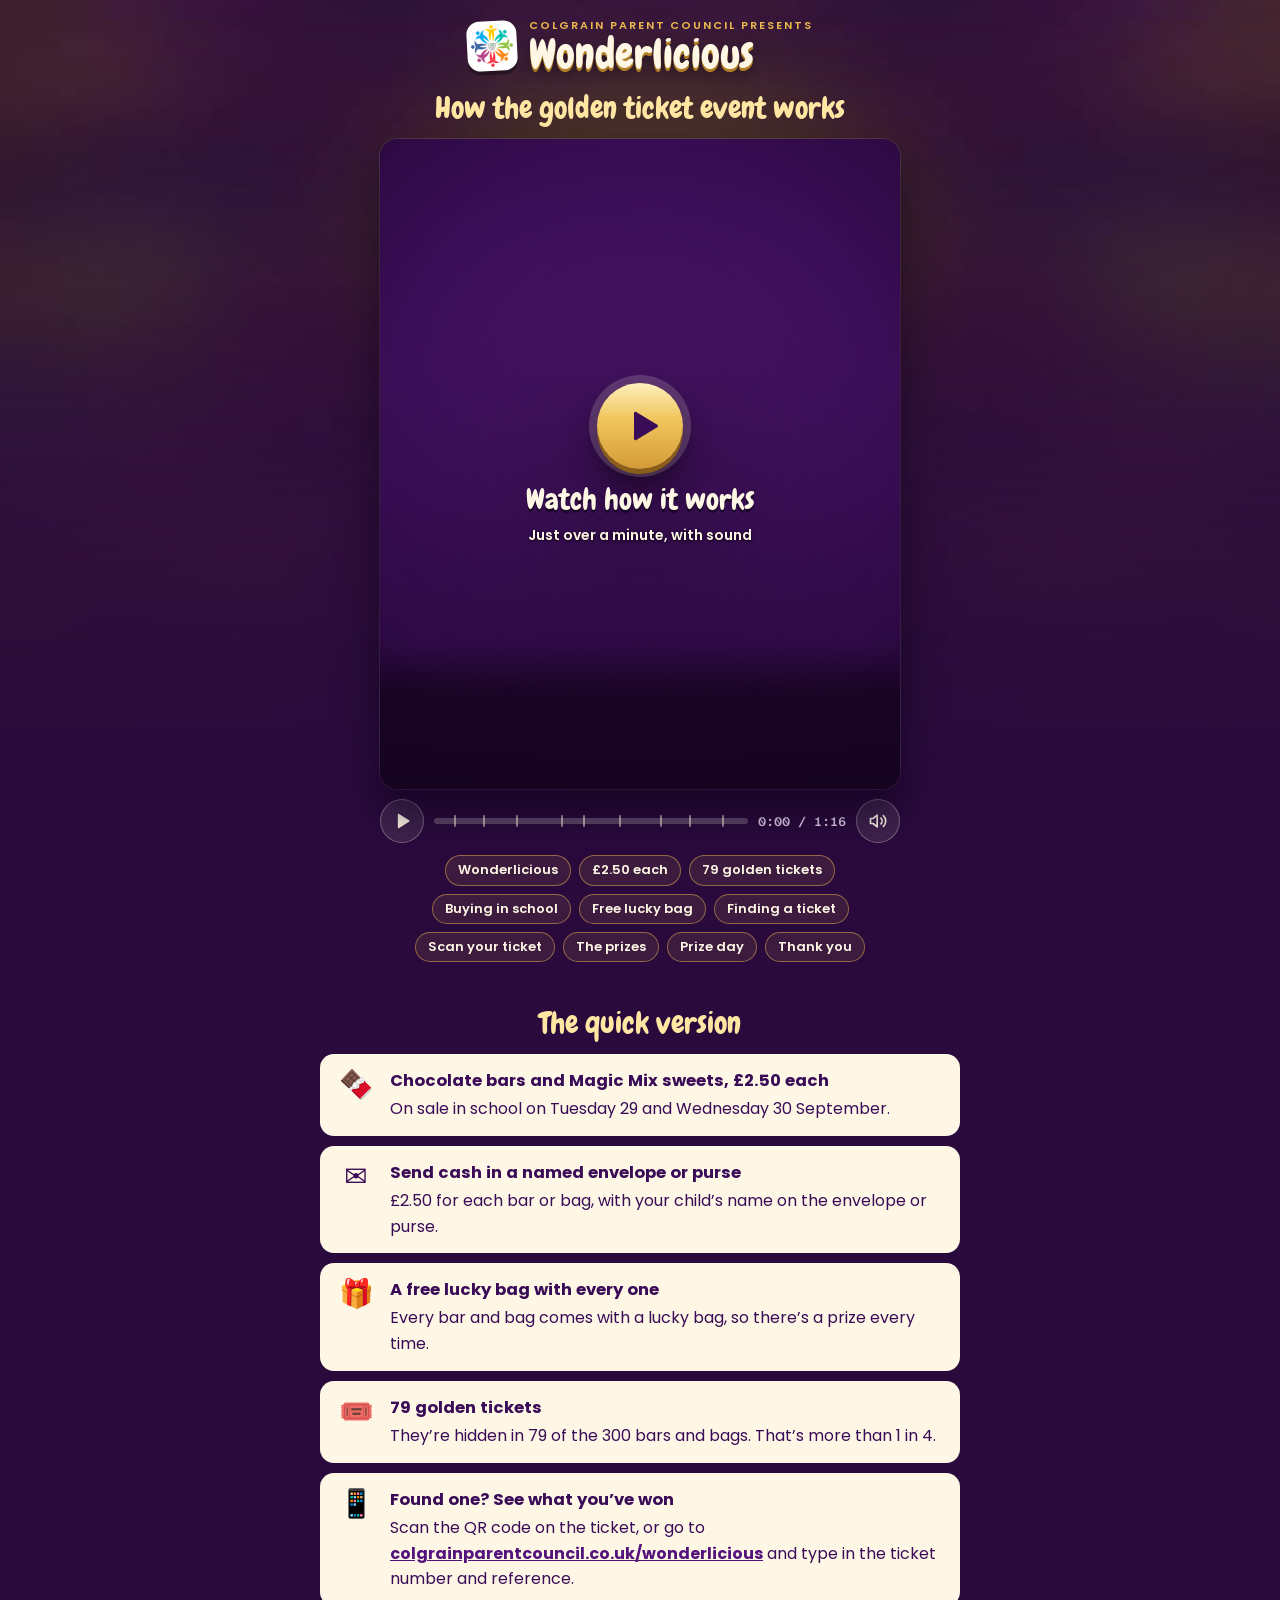
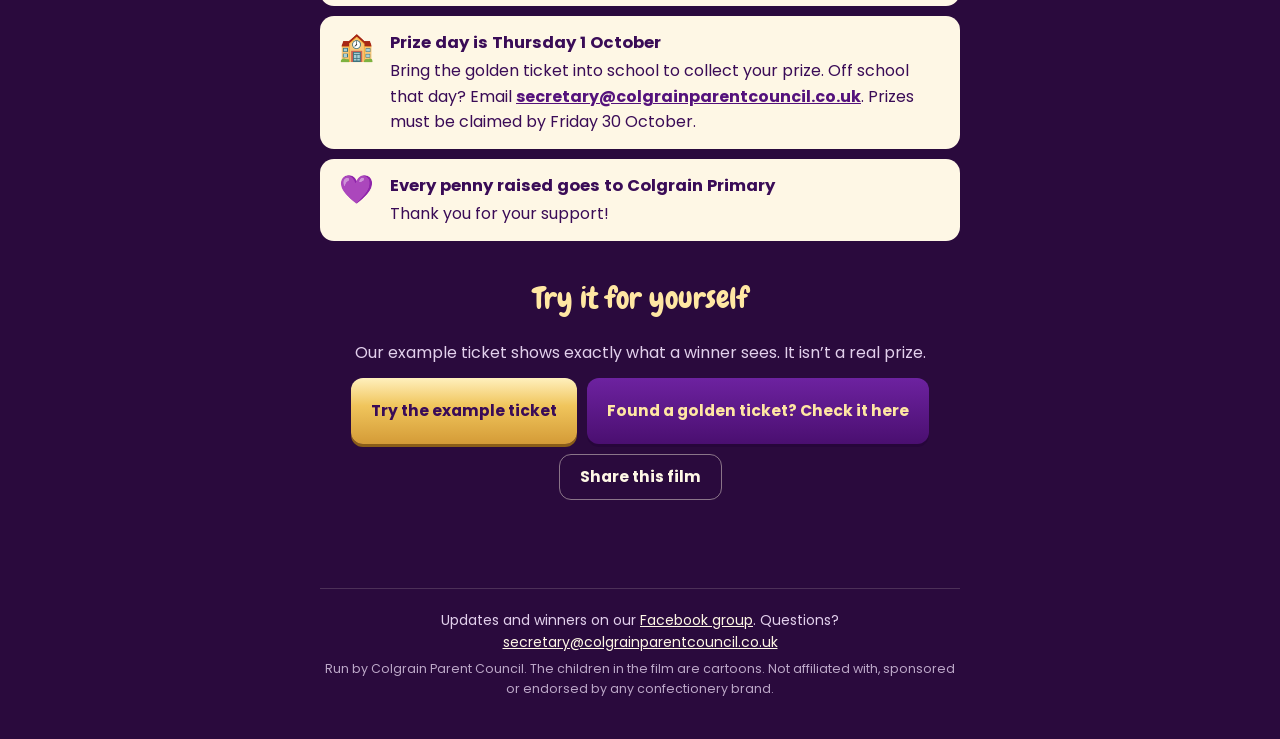
<file: golden-ticket/how-it-works/index.html>
<!doctype html>
<html lang="en-GB">
<head>
<meta charset="utf-8">
<meta name="viewport" content="width=device-width, initial-scale=1, viewport-fit=cover">
<script>
  if (location.protocol === 'http:' && window.isSecureContext === false) location.replace('https:' + location.href.slice(5));
</script>
<title>How Wonderlicious works</title>
<meta name="description" content="Wonderlicious chocolate bars and Magic Mix sweets are £2.50 each, with 79 golden tickets hidden inside and a free lucky bag with every one. Watch how it works.">
<meta property="og:type" content="website">
<meta property="og:title" content="Wonderlicious: how it works">
<meta property="og:description" content="£2.50 a bar or bag, 79 golden tickets hidden inside, and a free lucky bag with every one. Watch the short film.">
<meta property="og:url" content="https://colgrainparentcouncil.co.uk/wonderlicious/how-it-works/">
<meta property="og:image" content="https://colgrainparentcouncil.co.uk/wonderlicious/how-it-works/preview.jpg">
<meta property="og:image:width" content="1200">
<meta property="og:image:height" content="630">
<meta name="twitter:card" content="summary_large_image">
<meta name="theme-color" content="#2a0a3d">
<link rel="icon" href="data:image/svg+xml,%3Csvg xmlns='http://www.w3.org/2000/svg' viewBox='0 0 32 32'%3E%3Crect x='1' y='8' width='30' height='16' rx='3' fill='%23eab84e'/%3E%3Cpath d='M22 9v14' stroke='%233a0c57' stroke-width='1.5' stroke-dasharray='2 2'/%3E%3C/svg%3E">
<link rel="stylesheet" href="film.css">
<style>
  @font-face { font-family: "Chewy"; font-weight: 400; font-display: swap; src: url("../assets/fonts/chewy-400.woff2") format("woff2"); }
  @font-face { font-family: "Poppins"; font-weight: 400; font-display: swap; src: url("../assets/fonts/poppins-400.woff2") format("woff2"); }
  @font-face { font-family: "Poppins"; font-weight: 600; font-display: swap; src: url("../assets/fonts/poppins-600.woff2") format("woff2"); }
  @font-face { font-family: "Poppins"; font-weight: 700; font-display: swap; src: url("../assets/fonts/poppins-700.woff2") format("woff2"); }
  @font-face { font-family: "Atkinson Hyperlegible Mono"; font-weight: 400 600; font-display: swap; src: url("../assets/fonts/atkinson-hyperlegible-mono.woff2") format("woff2"); }

  :root {
    color-scheme: dark;
    --grape: #2a0a3d;
    --purple: #54127c;
    --cream: #fef7e5;
    --cream-2: #e2d0ec;
    --ink: #3a0c57;
    --gold: #eab84e;
    --gold-hi: #ffe7a3;
    --line: rgba(254, 247, 229, 0.16);
    --ribbon: linear-gradient(180deg, #fff0bd 0%, #f0c55c 42%, #d49b37 100%);
    --font-display: "Chewy", "Cooper Black", "Arial Rounded MT Bold", system-ui, sans-serif;
    --font-body: "Poppins", system-ui, -apple-system, "Segoe UI", Roboto, sans-serif;
    --font-mono: "Atkinson Hyperlegible Mono", ui-monospace, "SF Mono", Menlo, Consolas, monospace;
    --player: min(100%, 520px);
  }
  @supports (height: 100svh) { :root { --player: min(100%, 520px, calc((100svh - 230px) * 0.8)); } }
  [hidden] { display: none !important; }
  html { background: var(--grape); }
  body {
    margin: 0;
    min-height: 100vh;
    padding-inline: 16px;
    color: var(--cream);
    font: 400 16px/1.6 var(--font-body);
    -webkit-font-smoothing: antialiased;
    -webkit-text-size-adjust: 100%;
    background:
      linear-gradient(180deg, rgba(42, 10, 61, 0) 0, rgba(42, 10, 61, 0.5) 380px, #2a0a3d 760px),
      url("../assets/haze.jpg") 50% 0 / 100% 760px no-repeat,
      #2a0a3d;
  }
  .page { max-width: 1080px; margin: 0 auto; padding-block: 18px 40px; }
  button { font: inherit; }
  a { color: var(--gold-hi); }
  :focus-visible { outline: 3px solid var(--gold-hi); outline-offset: 3px; }

  .masthead { display: flex; align-items: center; justify-content: center; gap: 12px; }
  .mast-logo { flex: none; display: grid; place-items: center; width: 50px; height: 50px; border-radius: 13px; background: #fff; box-shadow: 0 4px 0 rgba(0, 0, 0, 0.35); transform: rotate(-3deg); }
  .mast-logo img { width: 42px; height: 42px; }
  .presents { margin: 0; font: 600 11px/1.35 var(--font-body); letter-spacing: 0.18em; text-transform: uppercase; color: var(--gold); }
  .wordmark { margin: 0; font: 400 clamp(30px, 8vw, 42px)/1 var(--font-display); color: var(--cream); text-shadow: 0 3px 0 #b27f27, 0 6px 12px rgba(0, 0, 0, 0.35); }
  h1 { margin: 16px 0 0; text-align: center; font: 400 clamp(22px, 5.6vw, 30px)/1.15 var(--font-display); color: var(--gold-hi); text-wrap: balance; }

  /* The player */
  .player { width: var(--player); margin: 14px auto 0; }
  .film-box {
    position: relative;
    width: 100%;
    aspect-ratio: 4 / 5;
    overflow: hidden;
    border-radius: 18px;
    background: #16041f;
    box-shadow: 0 24px 40px rgba(10, 0, 20, 0.55), 0 0 0 1px rgba(254, 247, 229, 0.12);
  }
  @supports not (aspect-ratio: 1) { .film-box { height: 0; padding-bottom: 125%; } }
  .big-play, .end-card {
    position: absolute;
    inset: 0;
    z-index: 40;
    display: grid;
    place-content: center;
    justify-items: center;
    gap: 10px;
    padding: 20px;
    border: 0;
    color: var(--cream);
    text-align: center;
  }
  .big-play { cursor: pointer; background: radial-gradient(closest-side, rgba(22, 4, 31, 0.6), rgba(22, 4, 31, 0.15)); }
  .disc { width: 86px; height: 86px; display: grid; place-items: center; border-radius: 50%; background: var(--ribbon); box-shadow: 0 5px 0 #8a5d18, 0 0 0 8px rgba(254, 247, 229, 0.16), 0 16px 30px rgba(0, 0, 0, 0.45); }
  .disc svg { width: 36px; height: 36px; margin-left: 6px; fill: var(--ink); }
  .big-play strong { margin-top: 6px; font: 400 29px/1 var(--font-display); text-shadow: 0 3px 0 rgba(0, 0, 0, 0.45); }
  .big-play small { font-size: 14px; font-weight: 600; text-shadow: 0 1px 3px rgba(0, 0, 0, 0.8); }
  .big-play:hover .disc { transform: scale(1.05); }
  .end-card { background: rgba(22, 4, 31, 0.78); }
  .end-card p { margin: 0; font: 400 26px/1.15 var(--font-display); color: var(--gold-hi); }
  .btn {
    display: inline-flex;
    align-items: center;
    justify-content: center;
    gap: 8px;
    min-height: 46px;
    padding: 10px 20px;
    border: 0;
    border-radius: 12px;
    font: 700 15.5px/1.2 var(--font-body);
    text-decoration: none;
    cursor: pointer;
  }
  .btn-gold { background: var(--ribbon); color: var(--ink); box-shadow: 0 3px 0 #8a5d18; }
  .btn-purple { background: linear-gradient(180deg, #6d22a0, #4a0f70); color: var(--gold-hi); box-shadow: 0 3px 0 #26063a; }
  .btn-ghost { background: transparent; color: var(--cream); border: 1.5px solid rgba(254, 247, 229, 0.45); }
  .controls { display: flex; align-items: center; gap: 10px; margin-top: 10px; }
  .ctl { flex: none; width: 44px; height: 44px; display: grid; place-items: center; padding: 0; border-radius: 50%; border: 1px solid rgba(254, 247, 229, 0.3); background: rgba(254, 247, 229, 0.1); color: var(--cream); cursor: pointer; }
  .ctl svg { width: 20px; height: 20px; }
  .ctl[aria-pressed="false"] .on, .ctl[aria-pressed="true"] .off, .ctl.is-playing .play, .ctl:not(.is-playing) .pause { display: none; }
  .scrub { position: relative; flex: 1; height: 44px; cursor: pointer; touch-action: none; }
  .scrub::before { content: ""; position: absolute; left: 0; right: 0; top: 50%; height: 6px; margin-top: -3px; border-radius: 3px; background: rgba(254, 247, 229, 0.2); }
  .scrub-fill { position: absolute; left: 0; top: 50%; width: 0; height: 6px; margin-top: -3px; border-radius: 3px; background: var(--gold); }
  .scrub-tick { position: absolute; top: 50%; width: 2px; height: 12px; margin: -6px 0 0 -1px; border-radius: 1px; background: rgba(254, 247, 229, 0.45); }
  .time { flex: none; min-width: 5.6em; text-align: right; font: 600 13px/1 var(--font-mono); font-variant-numeric: tabular-nums; color: var(--cream-2); }
  .chapters { list-style: none; margin: 12px 0 0; padding: 0; display: flex; flex-wrap: wrap; justify-content: center; gap: 8px; }
  .chapters button { padding: 6px 12px; border-radius: 999px; border: 1px solid rgba(234, 184, 78, 0.5); background: rgba(234, 184, 78, 0.1); color: var(--cream); font: 600 13px/1.25 var(--font-body); cursor: pointer; }
  .chapters button[aria-current="true"] { border-color: var(--gold); background: var(--gold); color: var(--ink); }

  /* The quick version, for anyone who'd rather read */
  .quick { max-width: 640px; margin: 44px auto 0; }
  .quick h2, .cta h2 { margin: 0 0 14px; text-align: center; font: 400 1.9rem/1.1 var(--font-display); color: var(--gold-hi); }
  .facts { list-style: none; margin: 0; padding: 0; display: grid; gap: 10px; }
  .facts li { display: flex; gap: 14px; align-items: flex-start; padding: 14px 16px; border-radius: 14px; background: #fef7e5; color: var(--ink); }
  .facts .ico { flex: none; width: 40px; font-size: 28px; line-height: 1.2; text-align: center; }
  .facts strong { display: block; font-size: 16.5px; }
  .facts p { margin: 2px 0 0; }
  .facts a { color: var(--purple); font-weight: 700; overflow-wrap: anywhere; }
  .cta { max-width: 640px; margin: 40px auto 0; display: grid; justify-items: center; gap: 12px; text-align: center; }
  .cta p { margin: 0; color: var(--cream-2); }
  .btn-row { display: flex; flex-wrap: wrap; justify-content: center; gap: 10px; }
  .share-status { min-height: 1.4em; font-size: 14px; font-weight: 600; color: var(--gold-hi); }
  .foot { max-width: 640px; margin: 56px auto 0; padding-top: 20px; display: grid; gap: 6px; border-top: 1px solid var(--line); font-size: 14px; color: var(--cream-2); text-align: center; }
  .foot p { margin: 0; }
  .foot a { color: var(--cream); }
  .fine { font-size: 12.5px; opacity: 0.8; }

  /* Recording the video: just the film, at a fixed size. */
  .is-export body, body.is-export { padding: 0; background: #16041f; }
  body.is-export .page > :not(.player), body.is-export .controls, body.is-export .chapters, body.is-export .big-play { display: none !important; }
  body.is-export .page { padding: 0; }
  body.is-export .player { width: 540px; margin: 0; }
  body.is-export .film-box { border-radius: 0; box-shadow: none; }
</style>
</head>
<body>
<div class="page">
  <header class="masthead">
    <span class="mast-logo"><img src="../assets/colgrain-logo.png" alt="Colgrain Parent Council" width="42" height="42"></span>
    <div>
      <p class="presents">Colgrain Parent Council presents</p>
      <p class="wordmark">Wonderlicious</p>
    </div>
  </header>
  <h1>How the golden ticket event works</h1>

  <section class="player" aria-label="Film: how Wonderlicious works">
    <div class="film-box" id="film-box">
      <div class="film" id="film" aria-hidden="true">
        <canvas class="fx" id="fx"></canvas>
        <div class="cap-band" id="cap-band"></div>
      </div>
      <button type="button" class="big-play" id="big-play">
        <span class="disc"><svg viewBox="0 0 24 24" aria-hidden="true"><path d="M6 3.5v17a1 1 0 0 0 1.5.86l14-8.5a1 1 0 0 0 0-1.72l-14-8.5A1 1 0 0 0 6 3.5z"/></svg></span>
        <strong>Watch how it works</strong>
        <small id="big-play-note">Just over a minute, with sound</small>
      </button>
      <div class="end-card" id="end-card" hidden>
        <p>Want to see what winners see?</p>
        <a class="btn btn-gold" href="../#t=0&amp;r=WONDER">Try the example ticket</a>
        <button type="button" class="btn btn-ghost" id="again-btn">Watch again</button>
      </div>
    </div>
    <div class="controls">
      <button type="button" class="ctl" id="play-btn" aria-label="Play">
        <svg class="play" viewBox="0 0 24 24" fill="currentColor" aria-hidden="true"><path d="M7 4.5v15a1 1 0 0 0 1.5.86l12-7.5a1 1 0 0 0 0-1.72l-12-7.5A1 1 0 0 0 7 4.5z"/></svg>
        <svg class="pause" viewBox="0 0 24 24" fill="currentColor" aria-hidden="true"><rect x="5" y="4" width="5" height="16" rx="1.5"/><rect x="14" y="4" width="5" height="16" rx="1.5"/></svg>
      </button>
      <div class="scrub" id="scrub" role="slider" tabindex="0" aria-label="Film position" aria-valuemin="0" aria-valuemax="76" aria-valuenow="0" aria-valuetext="0:00">
        <div class="scrub-fill" id="scrub-fill"></div>
      </div>
      <span class="time" id="time">0:00 / 1:16</span>
      <button type="button" class="ctl" id="sound-btn" aria-pressed="true" aria-label="Sound">
        <svg class="on" viewBox="0 0 24 24" fill="none" stroke="currentColor" stroke-width="2" stroke-linecap="round" stroke-linejoin="round" aria-hidden="true"><path d="M11 5 6 9H3v6h3l5 4z"/><path d="M15.5 8.5a5 5 0 0 1 0 7"/><path d="M18.5 5.5a9 9 0 0 1 0 13"/></svg>
        <svg class="off" viewBox="0 0 24 24" fill="none" stroke="currentColor" stroke-width="2" stroke-linecap="round" stroke-linejoin="round" aria-hidden="true"><path d="M11 5 6 9H3v6h3l5 4z"/><path d="m22 9-6 6"/><path d="m16 9 6 6"/></svg>
      </button>
    </div>
    <ol class="chapters" id="chapters" aria-label="Jump to a part of the film"></ol>
  </section>

  <section class="quick" aria-labelledby="quick-title">
    <h2 id="quick-title">The quick version</h2>
    <ul class="facts">
      <li><span class="ico" aria-hidden="true">🍫</span><div><strong>Chocolate bars and Magic Mix sweets, £2.50 each</strong><p>On sale in school on Tuesday 29 and Wednesday 30 September.</p></div></li>
      <li><span class="ico" aria-hidden="true">✉️</span><div><strong>Send cash in a named envelope or purse</strong><p>£2.50 for each bar or bag, with your child’s name on the envelope or purse.</p></div></li>
      <li><span class="ico" aria-hidden="true">🎁</span><div><strong>A free lucky bag with every one</strong><p>Every bar and bag comes with a lucky bag, so there’s a prize every time.</p></div></li>
      <li><span class="ico" aria-hidden="true">🎟️</span><div><strong>79 golden tickets</strong><p>They’re hidden in 79 of the 300 bars and bags. That’s more than 1 in 4.</p></div></li>
      <li><span class="ico" aria-hidden="true">📱</span><div><strong>Found one? See what you’ve won</strong><p>Scan the QR code on the ticket, or go to <a href="../">colgrainparentcouncil.co.uk/wonderlicious</a> and type in the ticket number and reference.</p></div></li>
      <li><span class="ico" aria-hidden="true">🏫</span><div><strong>Prize day is Thursday 1 October</strong><p>Bring the golden ticket into school to collect your prize. Off school that day? Email <a href="mailto:secretary@colgrainparentcouncil.co.uk">secretary@colgrainparentcouncil.co.uk</a>. Prizes must be claimed by Friday 30 October.</p></div></li>
      <li><span class="ico" aria-hidden="true">💜</span><div><strong>Every penny raised goes to Colgrain Primary</strong><p>Thank you for your support!</p></div></li>
    </ul>
  </section>

  <section class="cta" aria-labelledby="cta-title">
    <h2 id="cta-title">Try it for yourself</h2>
    <p>Our example ticket shows exactly what a winner sees. It isn’t a real prize.</p>
    <div class="btn-row">
      <a class="btn btn-gold" href="../#t=0&amp;r=WONDER">Try the example ticket</a>
      <a class="btn btn-purple" href="../">Found a golden ticket? Check it here</a>
      <button type="button" class="btn btn-ghost" id="share-btn">Share this film</button>
    </div>
    <p class="share-status" id="share-status" role="status"></p>
  </section>

  <footer class="foot">
    <p>Updates and winners on our <a href="https://www.facebook.com/groups/203407226747873" target="_blank" rel="noopener">Facebook group</a>. Questions? <a href="mailto:secretary@colgrainparentcouncil.co.uk">secretary@colgrainparentcouncil.co.uk</a></p>
    <p class="fine">Run by Colgrain Parent Council. The children in the film are cartoons. Not affiliated with, sponsored or endorsed by any confectionery brand.</p>
  </footer>
</div>

<noscript><p style="margin:24px 16px;color:#fef7e5">Please turn on JavaScript to watch the film. Everything it shows is in “The quick version” above.</p></noscript>

<script src="engine.js"></script>
<script src="sound.js"></script>
<script src="scenes.js"></script>
<script src="player.js"></script>
</body>
</html>
</file>
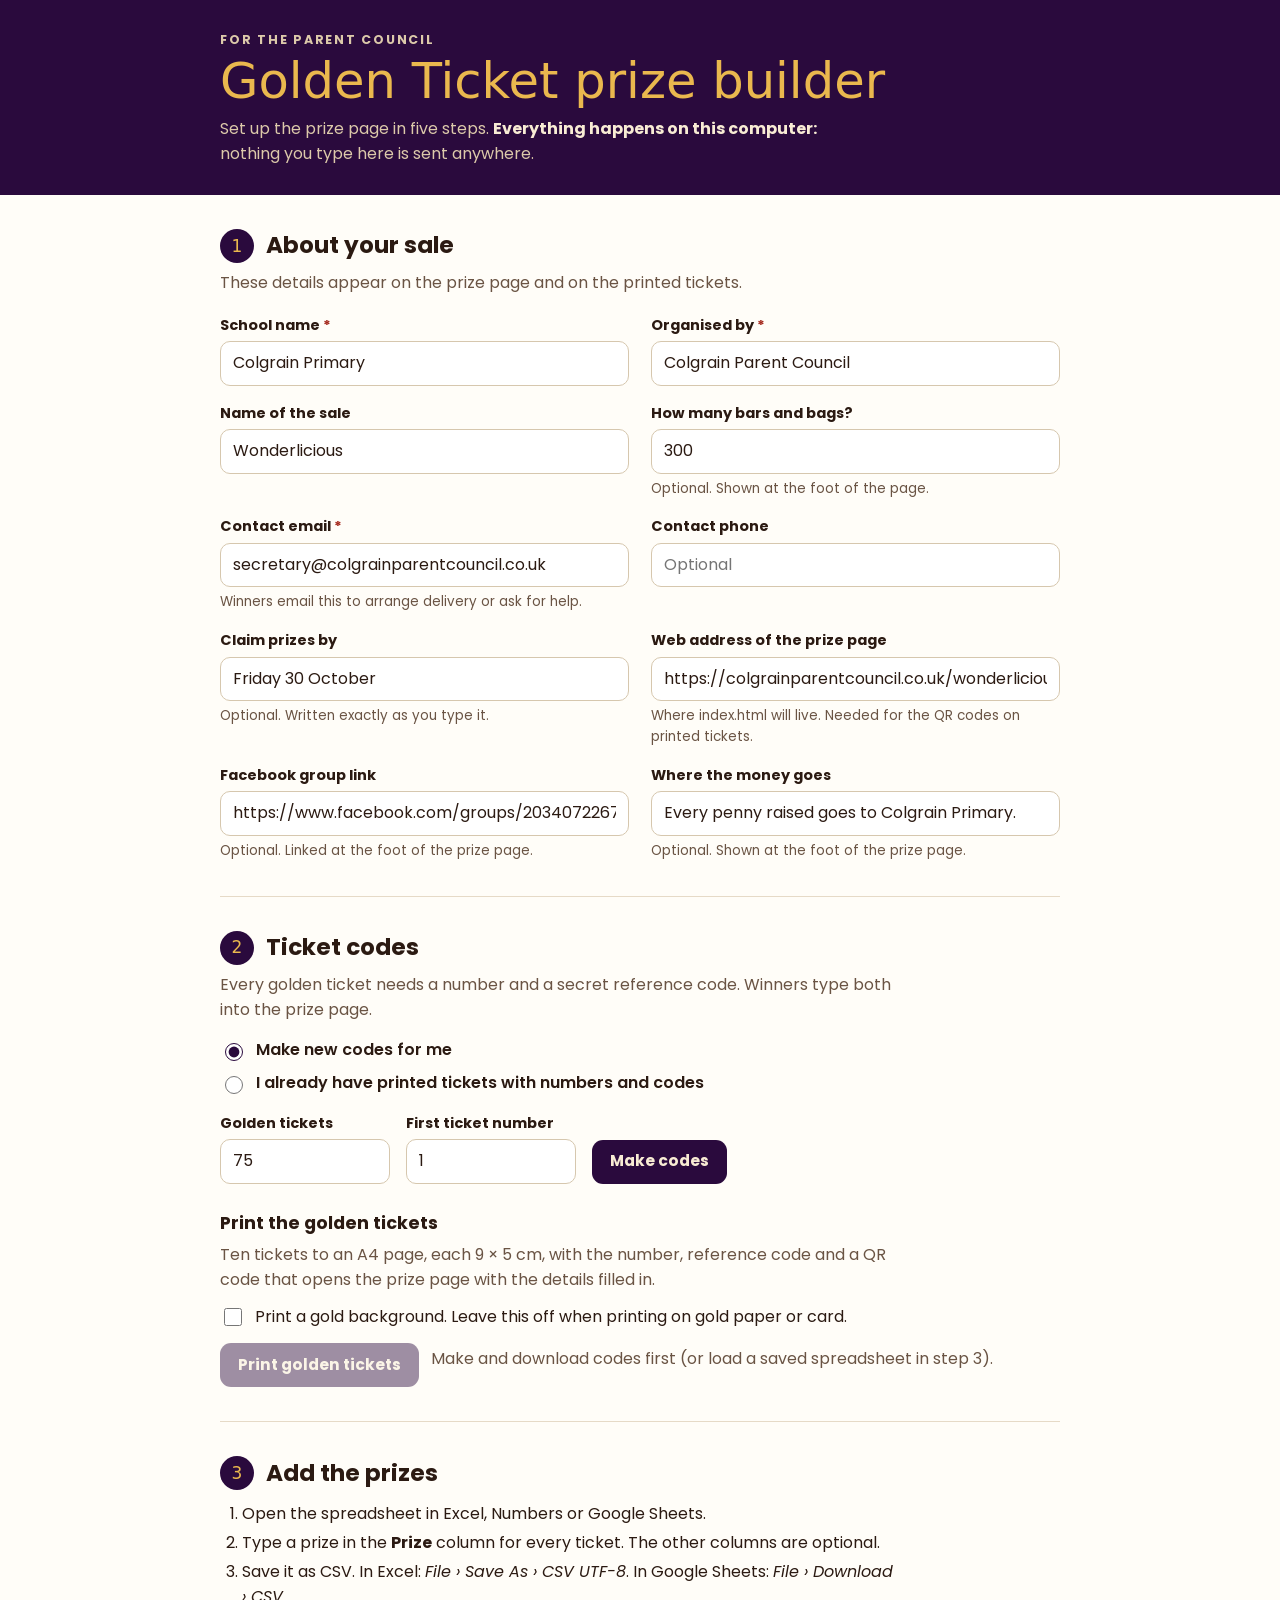
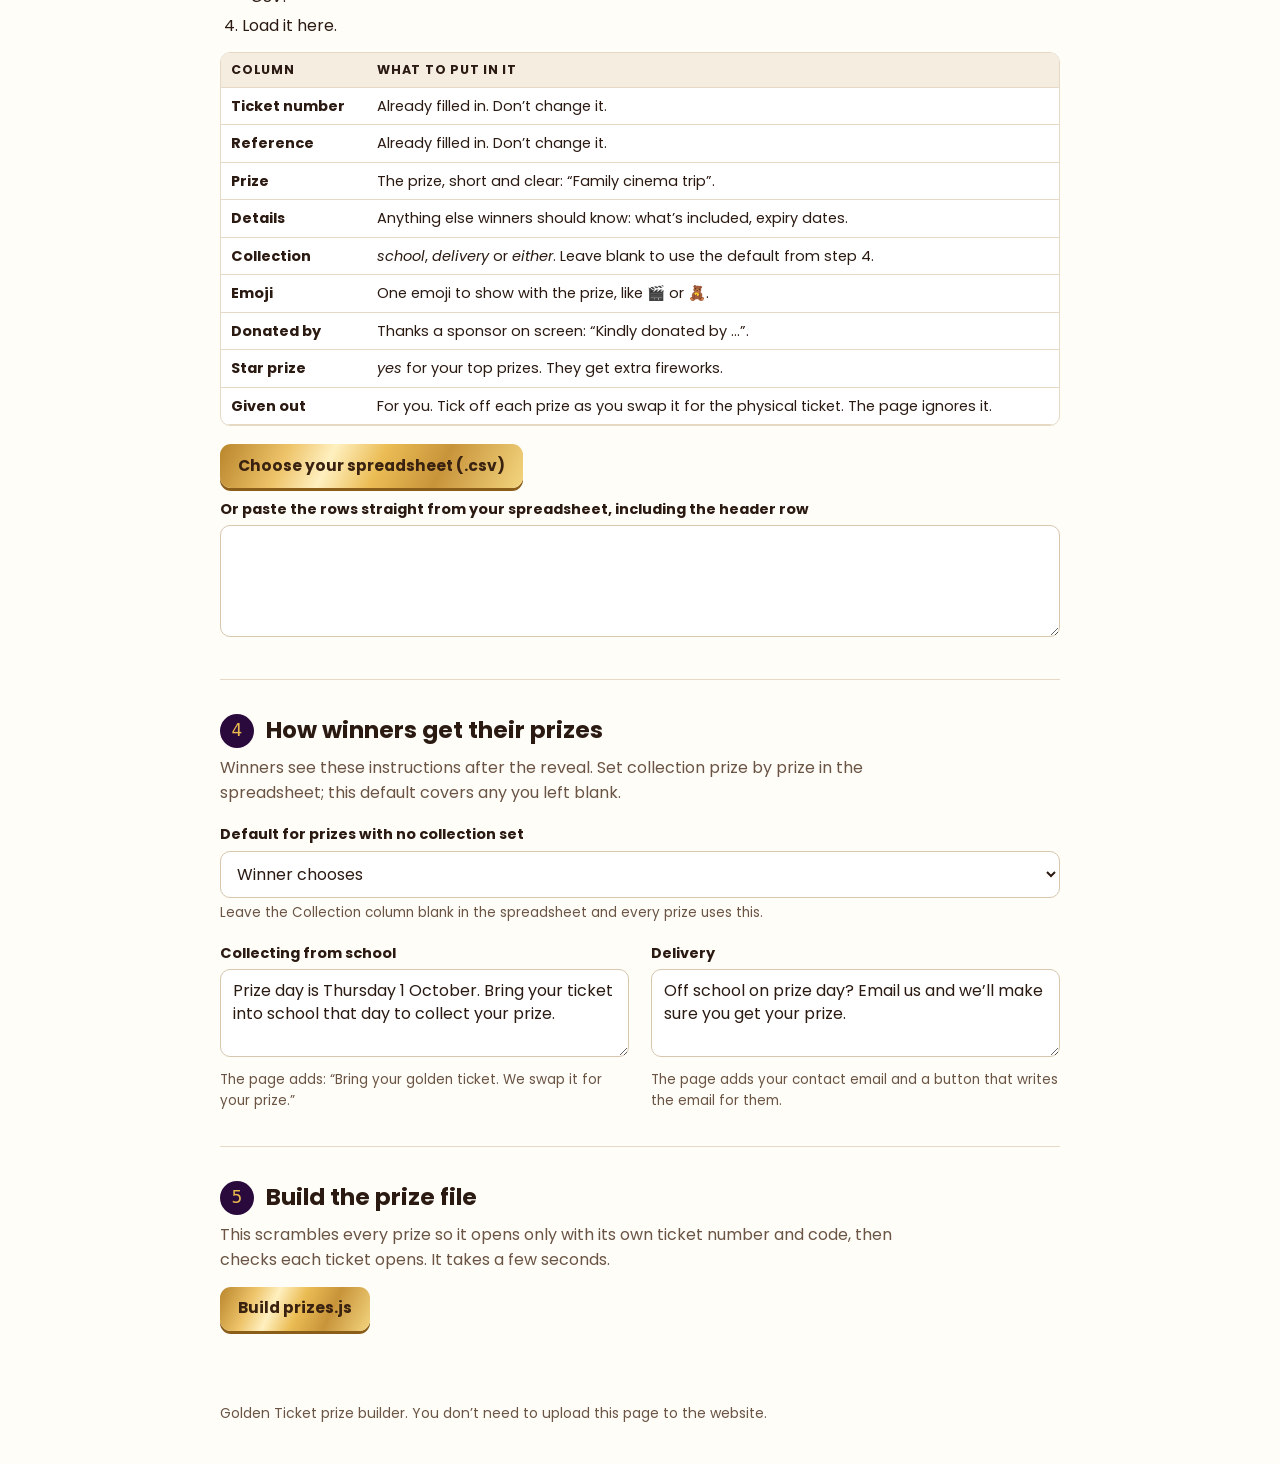
<file: golden-ticket/admin.html>
<!doctype html>
<html lang="en-GB">
<head>
<meta charset="utf-8">
<meta name="viewport" content="width=device-width, initial-scale=1">
<title>Golden Ticket Prize Builder</title>
<meta name="robots" content="noindex">
<link rel="icon" href="data:image/svg+xml,%3Csvg xmlns='http://www.w3.org/2000/svg' viewBox='0 0 32 32'%3E%3Crect x='1' y='8' width='30' height='16' rx='3' fill='%23eab84e'/%3E%3Cpath d='M22 9v14' stroke='%235a330c' stroke-width='1.5' stroke-dasharray='2 2'/%3E%3C/svg%3E">
<link rel="preconnect" href="https://fonts.googleapis.com">
<link rel="preconnect" href="https://fonts.gstatic.com" crossorigin>
<link rel="stylesheet" href="https://fonts.googleapis.com/css2?family=Atkinson+Hyperlegible+Mono:wght@400;600&family=Chewy&family=Poppins:wght@400;600;700&display=swap">
<style>
  :root {
    color-scheme: light;
    --ink: #2b1a12;
    --ink-2: #6a5444;
    --line: #e6dac7;
    --paper: #fffdf8;
    --panel: #f5eddf;
    --cocoa: #2a0a3d;
    --gold: #eab84e;
    --cream: #f8ecd4;
    --ok: #17705e;
    --bad: #a3261a;
    --warn: #875400;
    --foil: linear-gradient(115deg, #b9852b 0%, #eec46a 22%, #fff0c0 36%, #ebbd55 52%, #c8943a 72%, #f3d57f 100%);
    --font-display: "Chewy", "Cooper Black", system-ui, sans-serif;
    --font-body: "Poppins", system-ui, -apple-system, "Segoe UI", Roboto, sans-serif;
    --font-mono: "Atkinson Hyperlegible Mono", ui-monospace, "SF Mono", Menlo, Consolas, monospace;
  }
  [hidden] { display: none !important; }
  * { box-sizing: border-box; }
  body { margin: 0; background: var(--paper); color: var(--ink); font: 400 16px/1.55 var(--font-body); -webkit-font-smoothing: antialiased; }
  .wrap { max-width: 880px; margin: 0 auto; padding-inline: 20px; }
  :focus-visible { outline: 3px solid #b8862b; outline-offset: 2px; }
  a { color: inherit; }

  .top { background: var(--cocoa); color: var(--cream); padding-block: 30px 28px; }
  .kicker { margin: 0; font-size: 12.5px; font-weight: 700; letter-spacing: 0.14em; text-transform: uppercase; color: var(--gold); }
  h1 { margin: 6px 0 10px; font: 400 clamp(2.2rem, 6vw, 3.1rem)/1.05 var(--font-display); color: var(--gold); }
  .top p { margin: 0; max-width: 62ch; color: #dcc9aa; }
  .top strong { color: var(--cream); }

  .step { padding-block: 34px; border-bottom: 1px solid var(--line); }
  .step:last-of-type { border-bottom: 0; }
  .step h2 { display: flex; align-items: center; gap: 12px; margin: 0 0 8px; font: 700 1.45rem/1.2 var(--font-body); }
  .num { flex: none; display: inline-grid; place-items: center; width: 34px; height: 34px; border-radius: 50%; background: var(--cocoa); color: var(--gold); font: 400 17px/1 var(--font-display); }
  .step > p, .intro-text { margin: 0 0 12px; max-width: 68ch; color: var(--ink-2); }
  h3 { margin: 26px 0 6px; font-size: 1.1rem; }

  .grid2 { display: grid; grid-template-columns: repeat(auto-fit, minmax(min(100%, 300px), 1fr)); gap: 16px 22px; margin-top: 18px; }
  .field { display: block; }
  .field > span { display: block; margin-bottom: 5px; font-size: 14.5px; font-weight: 700; }
  .field small { display: block; margin-top: 5px; font-size: 13.5px; color: var(--ink-2); }
  .req { color: var(--bad); }
  input[type="text"], input[type="email"], input[type="number"], input[type="url"], select, textarea {
    width: 100%;
    padding: 10px 12px;
    border: 1.5px solid #d6c7ae;
    border-radius: 10px;
    background: #fff;
    color: var(--ink);
    font: 400 16px/1.4 var(--font-body);
  }
  textarea { min-height: 88px; resize: vertical; }
  input:focus, select:focus, textarea:focus { outline: none; border-color: var(--cocoa); box-shadow: 0 0 0 3px rgba(184, 134, 43, 0.3); }
  .inline { display: flex; flex-wrap: wrap; align-items: flex-end; gap: 12px 16px; margin-top: 16px; }
  .inline .field { width: 170px; }

  .choice { display: grid; gap: 8px; margin-top: 16px; }
  .choice label { display: flex; align-items: center; gap: 10px; font-weight: 600; cursor: pointer; }
  .choice input { width: 18px; height: 18px; accent-color: var(--cocoa); }
  .check { display: flex; align-items: flex-start; gap: 10px; margin-top: 12px; cursor: pointer; }
  .check input { width: 18px; height: 18px; margin-top: 3px; accent-color: var(--cocoa); }

  .btn {
    display: inline-flex;
    align-items: center;
    justify-content: center;
    gap: 8px;
    min-height: 44px;
    padding: 10px 18px;
    border: 0;
    border-radius: 11px;
    font: 700 15.5px/1.2 var(--font-body);
    cursor: pointer;
  }
  .btn-gold { background: var(--foil); color: #3a2210; box-shadow: 0 3px 0 #8a5d18; }
  .btn-gold:active { transform: translateY(2px); box-shadow: 0 1px 0 #8a5d18; }
  .btn-dark { background: var(--cocoa); color: var(--cream); }
  .btn-plain { background: #fff; color: var(--ink); border: 1.5px solid #d6c7ae; }
  .btn[disabled] { opacity: 0.45; cursor: not-allowed; box-shadow: none; transform: none; }
  .btn-row { display: flex; flex-wrap: wrap; align-items: center; gap: 10px 12px; margin-top: 14px; }

  .callout { margin-top: 14px; padding: 12px 14px; border-radius: 10px; font-size: 15px; max-width: 70ch; }
  .callout p { margin: 0; }
  .callout p + p { margin-top: 6px; }
  .callout-warn { background: #fff3d1; border: 1px solid #efd17f; }
  .callout-ok { background: #e3f4ee; border: 1px solid #a9dccb; color: #0f4d40; }
  .callout-bad { background: #fde8e4; border: 1px solid #f2b3a8; color: #7c1d12; }
  .callout ul { margin: 6px 0 0; padding-left: 20px; }

  .codes-preview { display: flex; flex-wrap: wrap; gap: 6px; margin-top: 12px; }
  .codes-preview span { padding: 4px 9px; border-radius: 7px; background: var(--panel); font: 600 14px/1.3 var(--font-mono); letter-spacing: 0.04em; }

  .howto { margin: 12px 0 0; padding-left: 22px; max-width: 68ch; }
  .howto li + li { margin-top: 4px; }
  .table-wrap { margin-top: 14px; overflow: auto; max-height: 420px; border: 1px solid var(--line); border-radius: 10px; background: #fff; }
  table { width: 100%; border-collapse: collapse; font-size: 14.5px; }
  th, td { padding: 7px 10px; text-align: left; vertical-align: top; border-bottom: 1px solid var(--line); }
  th { position: sticky; top: 0; z-index: 1; background: var(--panel); font-size: 12.5px; letter-spacing: 0.06em; text-transform: uppercase; }
  td.code { font-family: var(--font-mono); white-space: nowrap; }
  td.muted { color: var(--ink-2); }
  .cols td:first-child { font-weight: 700; white-space: nowrap; }
  .loader { display: grid; gap: 10px; margin-top: 18px; }
  .file-btn { position: relative; overflow: hidden; }
  .file-btn input { position: absolute; inset: 0; opacity: 0; cursor: pointer; }
  .problems { margin: 10px 0 0; padding-left: 20px; font-size: 15px; }
  .problems li.error { color: var(--bad); }
  .problems li.warning { color: var(--warn); }
  .problems li + li { margin-top: 3px; }

  .progress { height: 10px; margin-top: 16px; border-radius: 999px; background: #efe4d1; overflow: hidden; max-width: 460px; }
  .progress div { width: 0; height: 100%; background: var(--foil); transition: width 0.15s linear; }
  .status { margin: 10px 0 0; font-weight: 600; }
  .try { display: flex; flex-wrap: wrap; align-items: flex-end; gap: 10px 12px; margin-top: 10px; }
  .try .field { width: 150px; }
  .try-result { margin: 10px 0 0; font-weight: 600; }
  .foot { padding-block: 26px 40px; color: var(--ink-2); font-size: 14px; }
</style>
</head>
<body>
<header class="top">
  <div class="wrap">
    <p class="kicker">For the parent council</p>
    <h1>Golden Ticket prize builder</h1>
    <p>Set up the prize page in five steps. <strong>Everything happens on this computer:</strong> nothing you type here is sent anywhere.</p>
  </div>
</header>

<main class="wrap">
  <section class="step" aria-labelledby="h-sale">
    <h2 id="h-sale"><span class="num">1</span>About your sale</h2>
    <p>These details appear on the prize page and on the printed tickets.</p>
    <div class="grid2">
      <label class="field"><span>School name <b class="req">*</b></span><input type="text" id="s-schoolName" placeholder="Thistlebank Primary"></label>
      <label class="field"><span>Organised by <b class="req">*</b></span><input type="text" id="s-organiser" placeholder="Thistlebank Parent Council"></label>
      <label class="field"><span>Name of the sale</span><input type="text" id="s-eventName" placeholder="Golden Ticket Chocolate Sale"></label>
      <label class="field"><span>How many bars and bags?</span><input type="number" id="s-totalBars" min="0" step="1" placeholder="300"><small>Optional. Shown at the foot of the page.</small></label>
      <label class="field"><span>Contact email <b class="req">*</b></span><input type="email" id="s-contactEmail" placeholder="parentcouncil@yourschool.org"><small>Winners email this to arrange delivery or ask for help.</small></label>
      <label class="field"><span>Contact phone</span><input type="text" id="s-contactPhone" placeholder="Optional"></label>
      <label class="field"><span>Claim prizes by</span><input type="text" id="s-claimBy" placeholder="Friday 12 December"><small>Optional. Written exactly as you type it.</small></label>
      <label class="field"><span>Web address of the prize page</span><input type="url" id="s-pageUrl" placeholder="https://"><small>Where index.html will live. Needed for the QR codes on printed tickets.</small></label>
      <label class="field"><span>Facebook group link</span><input type="url" id="s-facebookUrl" placeholder="https://www.facebook.com/groups/…"><small>Optional. Linked at the foot of the prize page.</small></label>
      <label class="field"><span>Where the money goes</span><input type="text" id="s-raisingFor" placeholder="Every penny raised goes to …"><small>Optional. Shown at the foot of the prize page.</small></label>
    </div>
  </section>

  <section class="step" aria-labelledby="h-codes">
    <h2 id="h-codes"><span class="num">2</span>Ticket codes</h2>
    <p>Every golden ticket needs a number and a secret reference code. Winners type both into the prize page.</p>
    <div class="choice" role="radiogroup" aria-label="Ticket codes">
      <label><input type="radio" name="codes-mode" value="new" checked> Make new codes for me</label>
      <label><input type="radio" name="codes-mode" value="have"> I already have printed tickets with numbers and codes</label>
    </div>

    <div id="codes-new">
      <div class="inline">
        <label class="field"><span>Golden tickets</span><input type="number" id="codes-count" min="1" max="2000" step="1" value="75"></label>
        <label class="field"><span>First ticket number</span><input type="number" id="codes-first" min="0" step="1" value="1"></label>
        <button type="button" class="btn btn-dark" id="make-codes">Make codes</button>
      </div>
      <div class="callout callout-warn" id="remake-warning" hidden>
        <p><strong>You’ve already saved a set of codes.</strong> New codes won’t match any tickets printed from the old ones.</p>
      </div>
      <div id="codes-made" hidden>
        <p class="status" id="codes-summary"></p>
        <div class="codes-preview" id="codes-preview"></div>
        <div class="callout callout-warn">
          <p><strong>Download the spreadsheet now and keep two copies somewhere private</strong> (not on the website). It is the only record of which code belongs to which ticket. Lose it, and the printed tickets can’t be matched to prizes.</p>
        </div>
        <div class="btn-row"><button type="button" class="btn btn-gold" id="download-codes">Download the spreadsheet</button></div>
      </div>
    </div>

    <div id="codes-have" hidden>
      <p class="intro-text">Make a spreadsheet with one row per ticket: its number and its reference code, exactly as printed. This blank one has the right columns.</p>
      <div class="btn-row"><button type="button" class="btn btn-plain" id="download-blank">Download a blank spreadsheet</button></div>
    </div>

    <h3>Print the golden tickets</h3>
    <p class="intro-text">Ten tickets to an A4 page, each 9 × 5 cm, with the number, reference code and a QR code that opens the prize page with the details filled in.</p>
    <label class="check"><input type="checkbox" id="print-gold"> <span>Print a gold background. Leave this off when printing on gold paper or card.</span></label>
    <div class="btn-row">
      <button type="button" class="btn btn-dark" id="print-btn" disabled>Print golden tickets</button>
      <span class="intro-text" id="print-hint">Make and download codes first (or load a saved spreadsheet in step 3).</span>
    </div>
  </section>

  <section class="step" aria-labelledby="h-prizes">
    <h2 id="h-prizes"><span class="num">3</span>Add the prizes</h2>
    <ol class="howto">
      <li>Open the spreadsheet in Excel, Numbers or Google Sheets.</li>
      <li>Type a prize in the <strong>Prize</strong> column for every ticket. The other columns are optional.</li>
      <li>Save it as CSV. In Excel: <em>File › Save As › CSV UTF-8</em>. In Google Sheets: <em>File › Download › CSV</em>.</li>
      <li>Load it here.</li>
    </ol>
    <div class="table-wrap" style="max-height:none">
      <table class="cols">
        <thead><tr><th>Column</th><th>What to put in it</th></tr></thead>
        <tbody>
          <tr><td>Ticket number</td><td>Already filled in. Don’t change it.</td></tr>
          <tr><td>Reference</td><td>Already filled in. Don’t change it.</td></tr>
          <tr><td>Prize</td><td>The prize, short and clear: “Family cinema trip”.</td></tr>
          <tr><td>Details</td><td>Anything else winners should know: what’s included, expiry dates.</td></tr>
          <tr><td>Collection</td><td><em>school</em>, <em>delivery</em> or <em>either</em>. Leave blank to use the default from step 4.</td></tr>
          <tr><td>Emoji</td><td>One emoji to show with the prize, like 🎬 or 🧸.</td></tr>
          <tr><td>Donated by</td><td>Thanks a sponsor on screen: “Kindly donated by …”.</td></tr>
          <tr><td>Star prize</td><td><em>yes</em> for your top prizes. They get extra fireworks.</td></tr>
          <tr><td>Given out</td><td>For you. Tick off each prize as you swap it for the physical ticket. The page ignores it.</td></tr>
        </tbody>
      </table>
    </div>
    <div class="loader">
      <div class="btn-row" style="margin-top:0">
        <span class="btn btn-gold file-btn">Choose your spreadsheet (.csv)<input type="file" id="sheet-file" accept=".csv,.tsv,.txt,text/csv,text/plain"></span>
        <span class="intro-text" id="sheet-name" style="margin:0"></span>
      </div>
      <label class="field"><span>Or paste the rows straight from your spreadsheet, including the header row</span><textarea id="sheet-paste" rows="4" spellcheck="false"></textarea></label>
    </div>
    <div id="sheet-report" hidden>
      <div class="callout" id="sheet-summary"></div>
      <ul class="problems" id="sheet-problems"></ul>
      <div class="table-wrap">
        <table>
          <thead><tr><th>No.</th><th>Reference</th><th>Prize</th><th>Collection</th><th>Extras</th></tr></thead>
          <tbody id="sheet-rows"></tbody>
        </table>
      </div>
    </div>
  </section>

  <section class="step" aria-labelledby="h-collect">
    <h2 id="h-collect"><span class="num">4</span>How winners get their prizes</h2>
    <p>Winners see these instructions after the reveal. Set collection prize by prize in the spreadsheet; this default covers any you left blank.</p>
    <div class="grid2">
      <label class="field"><span>Default for prizes with no collection set</span>
        <select id="s-defaultCollection">
          <option value="school">Collect from school</option>
          <option value="delivery">We deliver</option>
          <option value="either">Winner chooses</option>
        </select>
        <small>Leave the Collection column blank in the spreadsheet and every prize uses this.</small>
      </label>
    </div>
    <div class="grid2">
      <label class="field"><span>Collecting from school</span><textarea id="s-schoolCollection"></textarea><small>The page adds: “Bring your golden ticket. We swap it for your prize.”</small></label>
      <label class="field"><span>Delivery</span><textarea id="s-delivery"></textarea><small>The page adds your contact email and a button that writes the email for them.</small></label>
    </div>
  </section>

  <section class="step" aria-labelledby="h-build">
    <h2 id="h-build"><span class="num">5</span>Build the prize file</h2>
    <p>This scrambles every prize so it opens only with its own ticket number and code, then checks each ticket opens. It takes a few seconds.</p>
    <div class="btn-row"><button type="button" class="btn btn-gold" id="build-btn">Build prizes.js</button></div>
    <div class="callout callout-bad" id="build-issues" hidden></div>
    <div class="progress" id="build-progress" hidden><div id="build-bar"></div></div>
    <p class="status" id="build-status" role="status"></p>
    <div id="build-done" hidden>
      <div class="btn-row"><button type="button" class="btn btn-dark" id="download-prizes">Download prizes.js</button></div>
      <h3>Then</h3>
      <ol class="howto">
        <li>Upload <strong>prizes.js</strong> to your website, next to <strong>index.html</strong> and <strong>core.js</strong>, replacing the old one.</li>
        <li>Open the prize page and try two or three real tickets before they go into the bars.</li>
        <li>Keep the spreadsheet private. Never upload it.</li>
      </ol>
      <h3>Try a ticket against this file</h3>
      <div class="try">
        <label class="field"><span>Ticket number</span><input type="text" id="try-number"></label>
        <label class="field"><span>Reference</span><input type="text" id="try-ref"></label>
        <button type="button" class="btn btn-plain" id="try-btn">Check</button>
      </div>
      <p class="try-result" id="try-result" role="status"></p>
    </div>
  </section>
</main>
<footer class="foot wrap">Golden Ticket prize builder. You don’t need to upload this page to the website.</footer>

<script src="core.js"></script>
<script src="vendor/qrcode.js"></script>
<script src="assets/fonts/print-fonts.js"></script>
<script src="prizes.js"></script>
<script>
(function () {
  'use strict';

  var GT = window.GoldenTicket;
  var $ = function (id) { return document.getElementById(id); };
  var KEYS = ['schoolName', 'organiser', 'eventName', 'totalBars', 'contactEmail', 'contactPhone', 'claimBy', 'pageUrl', 'facebookUrl', 'raisingFor', 'defaultCollection', 'schoolCollection', 'delivery'];
  // Colgrain's Wonderlicious details, from the parents' poster and the wrapper terms.
  var DEFAULTS = {
    schoolName: 'Colgrain Primary',
    organiser: 'Colgrain Parent Council',
    eventName: 'Wonderlicious',
    totalBars: 300,
    contactEmail: 'secretary@colgrainparentcouncil.co.uk',
    claimBy: 'Friday 30 October',
    pageUrl: 'https://colgrainparentcouncil.co.uk/wonderlicious/',
    facebookUrl: 'https://www.facebook.com/groups/203407226747873',
    raisingFor: 'Every penny raised goes to Colgrain Primary.',
    defaultCollection: 'either',
    schoolCollection: 'Prize day is Thursday 1 October. Bring your ticket into school that day to collect your prize.',
    delivery: 'Off school on prize day? Email us and we’ll make sure you get your prize.'
  };
  var COLLECTION_LABELS = { school: 'School', delivery: 'Delivery', either: 'Winner chooses' };
  var state = { generated: null, generatedSaved: false, sheet: null, printSource: null, built: null, remakeArmed: false };

  function esc(value) {
    return String(value == null ? '' : value).replace(/[&<>"']/g, function (c) {
      return { '&': '&amp;', '<': '&lt;', '>': '&gt;', '"': '&quot;', "'": '&#39;' }[c];
    });
  }

  function download(filename, text, type) {
    var url = URL.createObjectURL(new Blob([text], { type: type }));
    var a = document.createElement('a');
    a.href = url;
    a.download = filename;
    document.body.appendChild(a);
    a.click();
    a.remove();
    setTimeout(function () { URL.revokeObjectURL(url); }, 4000);
  }

  function today() { return new Date().toISOString().slice(0, 10); }

  // ---- Step 1 and 4: settings (remembered on this computer for next time) ----------------
  function readSettings() {
    var s = {};
    KEYS.forEach(function (k) {
      var v = $('s-' + k).value.trim();
      if (k === 'totalBars') v = v ? Math.max(0, parseInt(v, 10) || 0) : '';
      s[k] = v;
    });
    return s;
  }

  function loadSettings() {
    var saved = null;
    try { saved = JSON.parse(window.localStorage.getItem('gt-admin.settings') || 'null'); } catch (e) { saved = null; }
    var live = window.GOLDEN_TICKET_DATA && !window.GOLDEN_TICKET_DATA.demo ? window.GOLDEN_TICKET_DATA.settings : null;
    var source = saved || live || {};
    KEYS.forEach(function (k) {
      var v = source[k];
      $('s-' + k).value = v != null && v !== '' ? v : (DEFAULTS[k] || '');
    });
  }

  KEYS.forEach(function (k) {
    $('s-' + k).addEventListener('input', function () {
      try { window.localStorage.setItem('gt-admin.settings', JSON.stringify(readSettings())); } catch (e) { /* ignore */ }
      resetBuild();
      updatePrint();
    });
  });

  // ---- Step 2: codes and printing ---------------------------------------------------------
  Array.prototype.forEach.call(document.querySelectorAll('input[name="codes-mode"]'), function (radio) {
    radio.addEventListener('change', function () {
      var mode = document.querySelector('input[name="codes-mode"]:checked').value;
      $('codes-new').hidden = mode !== 'new';
      $('codes-have').hidden = mode !== 'have';
    });
  });

  $('make-codes').addEventListener('click', function () {
    var count = parseInt($('codes-count').value, 10);
    var first = parseInt($('codes-first').value, 10);
    if (!(count >= 1 && count <= 2000)) { $('codes-count').focus(); return; }
    if (!(first >= 0)) first = 1;
    if (state.generatedSaved && !state.remakeArmed) {
      state.remakeArmed = true;
      $('remake-warning').hidden = false;
      $('make-codes').textContent = 'Make new codes anyway';
      return;
    }
    state.remakeArmed = false;
    $('remake-warning').hidden = true;
    $('make-codes').textContent = 'Make codes';
    state.generated = GT.makeTickets(count, first);
    state.generatedSaved = false;
    if (state.printSource === 'generated') state.printSource = null;
    var last = state.generated[state.generated.length - 1];
    $('codes-summary').textContent = count + ' codes made, for tickets No. ' + first + ' to No. ' + last.number + '.';
    $('codes-preview').innerHTML = state.generated.slice(0, 6).map(function (t) {
      return '<span>No. ' + esc(t.number) + ' · ' + esc(GT.displayRef(t.reference)) + '</span>';
    }).join('') + (count > 6 ? '<span>…</span>' : '');
    $('codes-made').hidden = false;
    updatePrint();
  });

  $('download-codes').addEventListener('click', function () {
    if (!state.generated) return;
    download('golden-ticket-codes-' + today() + '.csv', GT.templateCsv(state.generated), 'text/csv;charset=utf-8');
    state.generatedSaved = true;
    state.printSource = 'generated';
    updatePrint();
  });

  $('download-blank').addEventListener('click', function () {
    download('golden-ticket-prizes.csv', GT.templateCsv([]), 'text/csv;charset=utf-8');
  });

  function printableTickets() {
    if (state.printSource === 'sheet' && state.sheet && state.sheet.codes.length) return state.sheet.codes;
    if (state.printSource === 'generated' && state.generated) return state.generated;
    return null;
  }

  function updatePrint() {
    var tickets = printableTickets();
    $('print-btn').disabled = !tickets;
    $('print-btn').textContent = tickets ? 'Print ' + tickets.length + ' golden tickets' : 'Print golden tickets';
    var url = $('s-pageUrl').value.trim();
    if (!tickets) {
      $('print-hint').textContent = state.generated && !state.generatedSaved
        ? 'Download the spreadsheet first, so the printed codes are saved.'
        : 'Make and download codes first (or load a saved spreadsheet in step 3).';
    } else {
      $('print-hint').textContent = (state.printSource === 'sheet' ? 'Using the spreadsheet loaded in step 3. ' : '') +
        (/^https:\/\//i.test(url) ? 'QR codes will open ' + url : 'Add the prize page address in step 1 to print QR codes.');
    }
  }

  function qrSvg(text) {
    var qr = window.qrcode(0, 'M');
    qr.addData(text);
    qr.make();
    var n = qr.getModuleCount();
    var d = '';
    for (var r = 0; r < n; r++) {
      for (var c = 0; c < n; c++) if (qr.isDark(r, c)) d += 'M' + c + ' ' + r + 'h1v1h-1z';
    }
    var q = 3;
    return '<svg xmlns="http://www.w3.org/2000/svg" viewBox="' + -q + ' ' + -q + ' ' + (n + 2 * q) + ' ' + (n + 2 * q) + '" shape-rendering="crispEdges">' +
      '<rect x="' + -q + '" y="' + -q + '" width="' + (n + 2 * q) + '" height="' + (n + 2 * q) + '" fill="#fff"/><path d="' + d + '" fill="#000"/></svg>';
  }

  var PRINT_CSS = [
    '@page { size: A4 portrait; margin: 10mm; }',
    '* { box-sizing: border-box; }',
    'body { margin: 0; background: #d9d2e0; color: #3a0c57; font-family: Poppins, Arial, sans-serif; }',
    '.bar { position: sticky; top: 0; z-index: 2; display: flex; flex-wrap: wrap; align-items: center; gap: 10px 16px; padding: 12px 18px; background: #2a0a3d; color: #fef7e5; font-size: 14.5px; }',
    '.bar p { margin: 0; flex: 1 1 380px; }',
    '.bar button { padding: 10px 18px; border: 0; border-radius: 10px; background: #eab84e; color: #3a0c57; font: 700 15px Poppins, sans-serif; cursor: pointer; }',
    '.bar button[disabled] { opacity: .6; cursor: progress; }',
    '.page { width: 210mm; min-height: 297mm; margin: 14px auto; padding: 10mm; background: #fff; box-shadow: 0 2px 10px rgba(0,0,0,.15); }',
    '.plain .page { background: linear-gradient(135deg, #dcb453, #f6e2a0 40%, #e3bd5c 70%, #cf9f3b); }',
    '.grid { display: grid; grid-template-columns: 90mm 90mm; grid-auto-rows: 50mm; column-gap: 10mm; row-gap: 6mm; }',
    '.t { position: relative; display: flex; overflow: hidden; border: 0.3mm dashed rgba(58, 12, 87, .55); -webkit-print-color-adjust: exact; print-color-adjust: exact; }',
    '.t::before, .t::after { content: ""; position: absolute; pointer-events: none; border-style: solid; border-color: #3a0c57; }',
    '.t::before { inset: 1.6mm; border-width: 0.35mm; border-radius: 2.4mm; }',
    '.t::after { inset: 2.3mm; border-width: 0.15mm; border-radius: 1.8mm; }',
    '.gold .t { background: linear-gradient(115deg, #d4a23c, #f6dc8e 30%, #e5b44f 55%, #f3d882 80%, #cc9a36); }',
    '.t-main { position: relative; z-index: 1; flex: 1; min-width: 0; display: flex; flex-direction: column; justify-content: space-between; padding: 3.7mm 2mm 3.4mm 4.6mm; }',
    '.t p { margin: 0; }',
    '.t-presents { font-size: 5.2pt; font-weight: 600; letter-spacing: .14em; text-transform: uppercase; white-space: nowrap; overflow: hidden; text-overflow: ellipsis; }',
    '.t-event { font: 400 12pt/1 Chewy, "Cooper Black", sans-serif; }',
    '.t-title { font: 400 21pt/.95 Chewy, "Cooper Black", sans-serif; }',
    '.t-ref { display: flex; align-items: baseline; gap: 2mm; white-space: nowrap; }',
    '.t-label { font-size: 5.6pt; font-weight: 700; letter-spacing: .13em; text-transform: uppercase; }',
    '.t-code { font: 600 13pt/1 "Atkinson Hyperlegible Mono", "Courier New", monospace; letter-spacing: .06em; }',
    '.t-url { font-size: 6.2pt; line-height: 1.25; overflow-wrap: anywhere; }',
    '.t-keep { font-size: 6pt; font-weight: 700; line-height: 1.25; }',
    '.t-stub { position: relative; z-index: 1; flex: none; width: 24mm; display: flex; flex-direction: column; align-items: center; justify-content: center; gap: 1mm; padding: 3mm 2.4mm 3mm 1.6mm; border-left: 0.4mm dotted #3a0c57; text-align: center; }',
    '.t-no { font: 600 16pt/1 "Atkinson Hyperlegible Mono", "Courier New", monospace; }',
    '.t-qr { width: 18.5mm; height: 18.5mm; }',
    '.t-qr svg { width: 100%; height: 100%; display: block; }',
    '@media print { body { background: none; } .bar { display: none; } .page, .plain .page { width: auto; min-height: 0; margin: 0; padding: 0; background: none; box-shadow: none; break-after: page; } .page:last-child { break-after: auto; } }'
  ].join('\n');

  function ticketSheet(tickets, s, gold) {
    var base = (s.pageUrl || '').split('#')[0].trim();
    var withQr = /^https?:\/\//i.test(base) && typeof window.qrcode === 'function';
    var shortUrl = base.replace(/^https?:\/\//i, '').replace(/\/$/, '');
    var pages = [];
    for (var i = 0; i < tickets.length; i += 10) pages.push(tickets.slice(i, i + 10));
    var html = pages.map(function (page) {
      return '<section class="page"><div class="grid">' + page.map(function (t) {
        var qr = withQr ? '<div class="t-qr">' + qrSvg(base + '#t=' + encodeURIComponent(t.number) + '&r=' + encodeURIComponent(GT.canonRef(t.reference))) + '</div>' : '';
        return '<article class="t"><div class="t-main">' +
          '<p class="t-presents">' + esc(s.organiser || s.schoolName || '') + (s.organiser ? ' presents' : '') + '</p>' +
          (s.eventName ? '<p class="t-event">' + esc(s.eventName) + '</p>' : '') +
          '<p class="t-title">Golden Ticket</p>' +
          '<p class="t-ref"><span class="t-label">Reference</span><span class="t-code">' + esc(GT.displayRef(t.reference)) + '</span></p>' +
          '<p class="t-url">' + (shortUrl ? 'See your prize at <b>' + esc(shortUrl) + '</b>' : 'See your prize on the school website') + '</p>' +
          '<p class="t-keep">Keep this ticket. Bring it in on prize day to collect your prize.</p>' +
          '</div><div class="t-stub"><span class="t-label">No.</span><span class="t-no">' + esc(t.number) + '</span>' + qr + '</div></article>';
      }).join('') + '</div></section>';
    }).join('');
    var advice = gold
      ? 'Print at 100% scale (“Actual size”) with “Background graphics” turned on, then cut along the dashed lines.'
      : 'For gold paper: print at 100% scale (“Actual size”), and try one sheet first. Cut along the dashed lines.';
    return '<!doctype html><html lang="en-GB"><head><meta charset="utf-8"><title>Golden tickets to print</title>' +
      // Fonts come built in (assets/fonts/print-fonts.js); Google Fonts is only a fallback.
      (window.GT_PRINT_FONTS
        ? '<style>' + window.GT_PRINT_FONTS + '</style>'
        : '<link rel="stylesheet" href="https://fonts.googleapis.com/css2?family=Atkinson+Hyperlegible+Mono:wght@600&family=Chewy&family=Poppins:wght@400;600;700&display=swap">') +
      '<style>' + PRINT_CSS + '</style></head><body class="' + (gold ? 'gold' : 'plain') + '">' +
      '<div class="bar"><p>' + tickets.length + ' golden tickets on ' + pages.length + ' A4 page' + (pages.length === 1 ? '' : 's') + '. ' + advice + '</p>' +
      '<button type="button" id="print-now" disabled onclick="window.print()">Loading fonts…</button></div>' + html +
      // Keep Print disabled until the fonts arrive, so tickets never print in a fallback font.
      '<script>(function () { var b = document.getElementById("print-now"); function ready() { b.disabled = false; b.textContent = "Print"; }' +
      ' if (document.fonts && document.fonts.ready) { document.fonts.ready.then(ready); setTimeout(ready, 6000); } else { ready(); } })();<\/script>' +
      '</body></html>';
  }

  $('print-btn').addEventListener('click', function () {
    var tickets = printableTickets();
    if (!tickets) return;
    var win = window.open('', '_blank');
    if (!win) {
      $('print-hint').textContent = 'Your browser blocked the new tab. Allow pop-ups for this page, then try again.';
      return;
    }
    win.document.open();
    win.document.write(ticketSheet(tickets, readSettings(), $('print-gold').checked));
    win.document.close();
  });

  // ---- Step 3: the prize spreadsheet ------------------------------------------------------
  function loadSheet(text, label) {
    state.sheet = GT.readPrizeSheet(text);
    if (state.sheet.codes.length) state.printSource = 'sheet';
    $('sheet-name').textContent = label ? 'Loaded: ' + label : '';
    renderSheet();
    resetBuild();
    updatePrint();
  }

  function renderSheet() {
    var sheet = state.sheet;
    var errors = sheet.problems.filter(function (p) { return p.level === 'error'; });
    var warnings = sheet.problems.filter(function (p) { return p.level === 'warning'; });
    var summary = $('sheet-summary');
    if (errors.length) {
      summary.className = 'callout callout-bad';
      summary.innerHTML = '<p><strong>' + sheet.tickets.length + ' tickets are ready, but ' + errors.length + ' row' + (errors.length === 1 ? ' needs' : 's need') +
        ' fixing.</strong> Fix them in your spreadsheet, save it as CSV again and reload it.</p>';
    } else {
      summary.className = 'callout callout-ok';
      summary.innerHTML = '<p><strong>' + sheet.tickets.length + ' tickets ready to build.</strong>' +
        (warnings.length ? ' Check the ' + warnings.length + ' note' + (warnings.length === 1 ? '' : 's') + ' below.' : '') + '</p>';
    }
    $('sheet-problems').innerHTML = sheet.problems.slice(0, 60).map(function (p) {
      return '<li class="' + p.level + '">' + (p.row ? 'Row ' + p.row + ': ' : '') + esc(p.message) + '</li>';
    }).join('') + (sheet.problems.length > 60 ? '<li>…and ' + (sheet.problems.length - 60) + ' more.</li>' : '');
    var fallback = $('s-defaultCollection').value;
    $('sheet-rows').innerHTML = sheet.tickets.map(function (t) {
      var extras = [t.emoji, t.star ? '★ Star prize' : '', t.example ? 'Example ticket' : '', t.donor ? 'Donated by ' + t.donor : ''].filter(Boolean).join(' · ');
      return '<tr><td class="code">' + esc(t.number) + '</td><td class="code">' + esc(GT.displayRef(t.reference)) + '</td><td>' + esc(t.prize) + '</td>' +
        '<td' + (t.collection ? '' : ' class="muted"') + '>' + esc(COLLECTION_LABELS[t.collection || fallback]) + (t.collection ? '' : ' (default)') + '</td>' +
        '<td>' + esc(extras) + '</td></tr>';
    }).join('');
    $('sheet-report').hidden = false;
  }

  $('sheet-file').addEventListener('change', function () {
    var file = this.files && this.files[0];
    if (!file) return;
    if (/\.(xlsx|xls|numbers|ods)$/i.test(file.name)) {
      state.sheet = { tickets: [], codes: [], problems: [{ level: 'error', row: 0, message: 'That is a spreadsheet file, not a CSV. Save it as CSV first (Excel: File › Save As › CSV UTF-8), then load the .csv file.' }] };
      $('sheet-name').textContent = 'Loaded: ' + file.name;
      renderSheet();
      resetBuild();
      this.value = '';
      return;
    }
    var reader = new FileReader();
    reader.onload = function () { loadSheet(String(reader.result), file.name); };
    reader.readAsText(file);
    this.value = '';
  });

  var pasteTimer = 0;
  $('sheet-paste').addEventListener('input', function () {
    var text = this.value;
    clearTimeout(pasteTimer);
    pasteTimer = setTimeout(function () { if (text.trim()) loadSheet(text, 'pasted rows'); }, 300);
  });
  $('s-defaultCollection').addEventListener('change', function () { if (state.sheet) renderSheet(); });

  // ---- Step 5: build ----------------------------------------------------------------------
  function resetBuild() {
    state.built = null;
    $('build-done').hidden = true;
    $('build-progress').hidden = true;
    $('build-status').textContent = '';
    $('try-result').textContent = '';
  }

  function setProgress(fraction) { $('build-bar').style.width = Math.round(fraction * 100) + '%'; }

  $('build-btn').addEventListener('click', function () {
    var s = readSettings();
    var issues = [];
    if (!s.schoolName) issues.push('Add the school name in step 1.');
    if (!s.organiser) issues.push('Add who is organising the sale in step 1.');
    if (!/^[^@\s]+@[^@\s]+\.[^@\s]+$/.test(s.contactEmail)) issues.push('Add a contact email in step 1. Winners use it to arrange delivery.');
    if (s.pageUrl && !/^https:\/\//i.test(s.pageUrl)) issues.push('The prize page address in step 1 should start with https://');
    if (s.facebookUrl && !/^https:\/\//i.test(s.facebookUrl)) issues.push('The Facebook link in step 1 should start with https://');
    if (!state.sheet || !state.sheet.tickets.length) issues.push('Load your prize spreadsheet in step 3.');
    else if (state.sheet.problems.some(function (p) { return p.level === 'error'; })) issues.push('Fix the rows marked in red in step 3.');
    if (!GT.isSupported()) issues.push('This browser can’t build the file. Try an up-to-date Chrome, Edge, Firefox or Safari.');
    $('build-issues').hidden = !issues.length;
    $('build-issues').innerHTML = issues.length ? '<p><strong>Before building:</strong></p><ul>' + issues.map(function (i) { return '<li>' + esc(i) + '</li>'; }).join('') + '</ul>' : '';
    if (issues.length) return;

    var tickets = state.sheet.tickets.slice();
    var button = this;
    button.disabled = true;
    resetBuild();
    $('build-progress').hidden = false;
    $('build-status').textContent = 'Scrambling the prizes…';
    GT.buildPrizeFile({
      settings: s,
      tickets: tickets,
      onProgress: function (done, total) { setProgress(0.5 * done / total); }
    }).then(function (data) {
      $('build-status').textContent = 'Checking every ticket opens…';
      return GT.checkPrizeFile(data, tickets, function (done, total) { setProgress(0.5 + 0.5 * done / total); }).then(function (failed) {
        if (failed.length) throw new Error('These tickets did not open: ' + failed.join(', '));
        state.built = data;
        $('build-status').textContent = 'Done. All ' + tickets.length + ' tickets open with their own codes, and nothing readable is left in the file.';
        $('build-done').hidden = false;
      });
    }).catch(function (err) {
      $('build-status').textContent = 'The build failed: ' + (err && err.message ? err.message : err) + '. Nothing was saved.';
    }).then(function () {
      button.disabled = false;
    });
  });

  $('download-prizes').addEventListener('click', function () {
    if (state.built) download('prizes.js', GT.prizeFileSource(state.built), 'text/javascript;charset=utf-8');
  });

  $('try-btn').addEventListener('click', function () {
    if (!state.built) return;
    GT.openTicket(state.built, $('try-number').value, $('try-ref').value).then(function (r) {
      var out = $('try-result');
      if (r.status === 'ok') {
        out.style.color = 'var(--ok)';
        out.textContent = 'Ticket ' + r.prize.number + ' opens: ' + r.prize.prize + ' (' + COLLECTION_LABELS[r.prize.collection] + ').';
      } else {
        out.style.color = 'var(--bad)';
        out.textContent = r.status === 'no-ticket' ? 'There’s no ticket with that number in this file.' : 'That reference doesn’t open this ticket.';
      }
    });
  });

  loadSettings();
  updatePrint();
})();
</script>
</body>
</html>
</file>
<file: golden-ticket/how-it-works/film.css>
/* The film is drawn on a 480 x 600 stage and scaled to fit. Nothing in here uses CSS animations:
   every movement is on the film timeline (engine.js), so the film can pause, rewind and be recorded. */
.film {
  position: absolute;
  left: 0;
  top: 0;
  width: 480px;
  height: 600px;
  overflow: hidden;
  transform-origin: 0 0;
  color: #fef7e5;
  font: 400 16px/1.3 "Poppins", system-ui, sans-serif;
  background: radial-gradient(120% 85% at 50% 38%, #6a1f97 0%, #3a0d57 48%, #16041f 100%);
  -webkit-user-select: none;
  user-select: none;
}
.film * { box-sizing: border-box; }
.film p { margin: 0; }
.film .sc { position: absolute; inset: 0; }
.film .abs { position: absolute; }
.film .fx { position: absolute; left: 0; top: 0; width: 480px; height: 600px; z-index: 15; pointer-events: none; }

/* Captions sit in a band along the bottom, like subtitles. */
.film .cap-band {
  position: absolute;
  left: 0;
  right: 0;
  bottom: 0;
  height: 132px;
  z-index: 20;
  background: linear-gradient(180deg, rgba(22, 4, 31, 0) 0%, rgba(22, 4, 31, 0.82) 34%, rgba(22, 4, 31, 0.94) 100%);
}
.film .cap {
  position: absolute;
  left: 18px;
  right: 18px;
  bottom: 20px;
  min-height: 78px;
  display: flex;
  align-items: center;
  justify-content: center;
  text-align: center;
  font: 400 29px/1.1 "Chewy", "Arial Rounded MT Bold", system-ui, sans-serif;
  color: #fef7e5;
  text-wrap: balance;
  text-shadow: 0 3px 0 rgba(0, 0, 0, 0.4);
  opacity: 0;
}
.film .cap b { font-weight: 400; color: #ffe7a3; }

/* Gold rays and glow, as in the prize reveal. */
.film .rays {
  position: absolute;
  left: -360px;
  top: -440px;
  width: 1200px;
  height: 1200px;
  border-radius: 50%;
  background: repeating-conic-gradient(from 0deg, rgba(255, 215, 120, 0.26) 0deg 6deg, rgba(255, 215, 120, 0) 6deg 15deg);
  -webkit-mask: radial-gradient(closest-side, #000 6%, rgba(0, 0, 0, 0.5) 34%, transparent 72%);
  mask: radial-gradient(closest-side, #000 6%, rgba(0, 0, 0, 0.5) 34%, transparent 72%);
  opacity: 0;
}
.film .glow {
  position: absolute;
  width: 320px;
  height: 220px;
  border-radius: 50%;
  background: radial-gradient(closest-side, rgba(255, 232, 150, 0.95), rgba(255, 196, 80, 0.45) 45%, rgba(255, 180, 60, 0) 100%);
  opacity: 0;
}
.film .spark {
  position: absolute;
  width: 18px;
  height: 18px;
  margin: -9px 0 0 -9px;
  background: radial-gradient(circle, #fffbe8 20%, #ffd978 60%);
  clip-path: polygon(50% 0, 61% 39%, 100% 50%, 61% 61%, 50% 100%, 39% 61%, 0 50%, 39% 39%);
  opacity: 0;
}

/* Words */
.film .display { font-family: "Chewy", "Arial Rounded MT Bold", system-ui, sans-serif; font-weight: 400; }
.film .wordmark-lg {
  position: absolute;
  left: 0;
  right: 0;
  display: flex;
  justify-content: center;
  font: 400 70px/1 "Chewy", system-ui, sans-serif;
  color: #fef7e5;
  text-shadow: 0 4px 0 #b27f27, 0 8px 16px rgba(0, 0, 0, 0.4);
}
.film .wordmark-lg span { display: inline-block; transform-origin: 50% 100%; }
.film .eyebrow { font: 600 13px/1.3 "Poppins", sans-serif; letter-spacing: 0.2em; text-transform: uppercase; color: #eab84e; text-align: center; }
.film .ribbon {
  position: absolute;
  padding: 8px 26px 10px;
  border-radius: 3px;
  background: linear-gradient(180deg, #fff0bd 0%, #f0c55c 42%, #d49b37 100%);
  box-shadow: 0 3px 0 #8a5d18, 0 12px 24px rgba(0, 0, 0, 0.35);
  color: #3a0c57;
  font: 400 30px/1.05 "Chewy", system-ui, sans-serif;
  text-align: center;
  white-space: nowrap;
}
.film .big-title {
  position: absolute;
  left: 20px;
  right: 20px;
  text-align: center;
  font: 400 44px/1.02 "Chewy", system-ui, sans-serif;
  color: #ffe7a3;
  text-shadow: 0 4px 0 #6d22a0, 0 0 30px rgba(255, 200, 90, 0.45);
  text-wrap: balance;
}

/* The real packaging artwork */
.film .art-bar { position: absolute; width: 110px; height: 221px; border-radius: 5px; background: url("../assets/bar.jpg") 0 0 / 100% 100% no-repeat, #54127c; box-shadow: 0 14px 24px rgba(0, 0, 0, 0.5); }
.film .art-bag { position: absolute; width: 170px; height: 191px; border-radius: 4px; background: url("../assets/bag.jpg") 0 11px / 170px 169px no-repeat, #120a02; box-shadow: 0 14px 24px rgba(0, 0, 0, 0.5); }
.film .art-bag::before, .film .art-bag::after {
  content: "";
  position: absolute;
  left: 0;
  right: 0;
  height: 11px;
  background: repeating-linear-gradient(90deg, #9c6a1c 0 3px, #f3d27a 3px 6px);
}
.film .art-bag::before { top: 0; border-radius: 4px 4px 0 0; }
.film .art-bag::after { bottom: 0; border-radius: 0 0 4px 4px; }

/* Price tag on a string */
.film .tag {
  position: absolute;
  width: 96px;
  height: 58px;
  transform-origin: 50% -26px;
}
.film .tag::before {
  content: "";
  position: absolute;
  left: 47px;
  top: -26px;
  width: 2px;
  height: 30px;
  background: #fef7e5;
}
.film .tag-card {
  position: absolute;
  inset: 0;
  display: grid;
  place-items: center;
  border-radius: 10px 10px 12px 12px;
  background: #fef7e5;
  box-shadow: 0 5px 0 #b27f27, 0 10px 18px rgba(0, 0, 0, 0.35);
  color: #54127c;
  font: 400 34px/1 "Chewy", system-ui, sans-serif;
}
.film .tag-card::before { content: ""; position: absolute; left: 43px; top: 6px; width: 10px; height: 10px; border-radius: 50%; background: #3a0d57; }
.film .tag-card span { margin-top: 12px; }

/* The golden ticket, drawn like the printed one */
.film .tk {
  position: absolute;
  width: 300px;
  height: 150px;
  display: flex;
  border-radius: 9px;
  color: #3a0c57;
  background:
    radial-gradient(90% 130% at 16% 0%, rgba(255, 255, 255, 0.5), rgba(255, 255, 255, 0) 55%),
    linear-gradient(115deg, #a8741f 0%, #e7bb57 16%, #fff0c0 29%, #e9b949 43%, #b98224 60%, #f2d27c 79%, #c18d2e 100%);
  box-shadow: 0 16px 26px rgba(10, 0, 20, 0.5);
}
.film .tk::before { content: ""; position: absolute; inset: 4px; border: 2.5px solid #3a0c57; border-radius: 7px; }
.film .tk::after { content: ""; position: absolute; inset: 8.5px; border: 1px solid #3a0c57; border-radius: 4px; }
.film .tk-main { flex: 1; min-width: 0; display: flex; flex-direction: column; justify-content: center; padding: 10px 6px 10px 20px; }
.film .tk-presents { font: 600 7.5px/1.2 "Poppins", sans-serif; letter-spacing: 0.14em; text-transform: uppercase; }
.film .tk-event { font: 400 16px/1.1 "Chewy", sans-serif; margin-top: 3px; }
.film .tk-title { font: 400 30px/0.95 "Chewy", sans-serif; white-space: nowrap; }
.film .tk-refline { display: flex; align-items: baseline; gap: 6px; margin-top: 9px; }
.film .tk-label { font: 700 6.5px/1 "Poppins", sans-serif; letter-spacing: 0.14em; text-transform: uppercase; }
.film .tk-ref { font: 600 14px/1 "Atkinson Hyperlegible Mono", ui-monospace, monospace; letter-spacing: 0.06em; }
.film .tk-stub { flex: none; width: 82px; display: flex; flex-direction: column; align-items: center; justify-content: center; gap: 3px; border-left: 2px dotted #3a0c57; }
.film .tk-no { font: 600 17px/1 "Atkinson Hyperlegible Mono", ui-monospace, monospace; }
.film .tk-qr { width: 54px; height: 54px; background: #fff; }
.film .tk-qr svg { display: block; width: 100%; height: 100%; }

/* Tear-off calendar page */
.film .cal {
  position: absolute;
  width: 96px;
  overflow: hidden;
  border-radius: 10px;
  background: #fef7e5;
  box-shadow: 0 5px 0 rgba(0, 0, 0, 0.3), 0 12px 20px rgba(0, 0, 0, 0.35);
  color: #3a0c57;
  text-align: center;
}
.film .cal-top { padding: 5px 0 4px; background: #e0457b; color: #fff; font: 700 12px/1 "Poppins", sans-serif; letter-spacing: 0.14em; text-transform: uppercase; }
.film .cal-day { padding-top: 4px; font: 400 44px/1 "Chewy", sans-serif; }
.film .cal-month { padding-bottom: 7px; font: 700 12px/1 "Poppins", sans-serif; letter-spacing: 0.12em; text-transform: uppercase; color: #6b3d86; }

/* Cartoon kids: parts are HTML boxes holding SVG, so they can be moved separately. */
.film .kid { position: absolute; width: 100px; height: 200px; transform-origin: 50% 100%; }
.film .kid-bob, .film .kid-body, .film .kid-face { position: absolute; left: 0; top: 0; width: 100px; height: 200px; }
.film .kid svg { position: absolute; left: 0; top: 0; overflow: visible; }
.film .kid-arm { position: absolute; top: 93px; width: 16px; height: 54px; transform-origin: 8px 7px; }
.film .kid-arm.l { left: 20px; }
.film .kid-arm.r { left: 64px; }
.film .kid-mouth { position: absolute; left: 0; top: 0; }
.film .kid-eyes { position: absolute; left: 0; top: 0; width: 100px; height: 100px; transform-origin: 50px 58px; }
.film .held { position: absolute; }

/* Lucky bag */
.film .lucky {
  position: absolute;
  width: 52px;
  height: 60px;
  border-radius: 4px 4px 9px 9px;
  background: linear-gradient(160deg, #d7a86e, #b98549);
  box-shadow: inset 0 -5px 0 rgba(0, 0, 0, 0.12), 0 6px 10px rgba(0, 0, 0, 0.35);
}
.film .lucky::before { content: ""; position: absolute; left: 0; right: 0; top: 0; height: 9px; background: repeating-linear-gradient(90deg, #a87538 0 4px, #c89457 4px 8px); border-radius: 4px 4px 0 0; }
.film .lucky span { position: absolute; left: 0; right: 0; top: 16px; text-align: center; font: 400 26px/1 "Chewy", sans-serif; color: #fef7e5; text-shadow: 0 2px 0 #7a4f1d; }
.film :where(.sc) > div, .film :where(.sc) > .sc > div { left: 0; top: 0; }
.film .logo-tile { width: 70px; height: 70px; display: grid; place-items: center; border-radius: 18px; background: #fff; box-shadow: 0 4px 0 rgba(0, 0, 0, 0.35); rotate: -3deg; }
.film .label { font: 600 17px/1.25 "Poppins", sans-serif; color: #fef7e5; text-align: center; text-shadow: 0 2px 0 rgba(0, 0, 0, 0.35); }
.film .mini { position: absolute; }
.film .mini.bar { width: 9px; height: 17px; margin: -8.5px 0 0 -4.5px; border-radius: 2px; background: linear-gradient(180deg, #7a2bb0 0 36%, #eab84e 36% 50%, #6d22a0 50%); box-shadow: 0 1px 2px rgba(0, 0, 0, 0.4); }
.film .mini.bag { width: 15px; height: 15px; margin: -7.5px 0 0 -7.5px; border-radius: 3px; background: radial-gradient(circle at 50% 46%, #fef7e5 0 2.6px, transparent 3.2px), #1c1208; box-shadow: inset 0 0 0 1.5px #d9a93f, 0 1px 2px rgba(0, 0, 0, 0.4); }
.film .mini-gold { position: absolute; width: 20px; height: 11px; margin: -5.5px 0 0 -10px; border-radius: 2px; rotate: -14deg; background: linear-gradient(115deg, #b98224, #fff0c0 45%, #e9b949); box-shadow: 0 0 10px 2px rgba(255, 215, 120, 0.8); opacity: 0; }
.film .kid-hold { position: absolute; left: 0; top: 0; width: 100px; height: 200px; }
.film .env { position: absolute; width: 40px; height: 27px; border-radius: 3px; background: #fef7e5; box-shadow: 0 3px 6px rgba(0, 0, 0, 0.35); }
.film .env::before { content: ""; position: absolute; left: 0; right: 0; top: 0; height: 15px; background: #e8d7b8; clip-path: polygon(0 0, 100% 0, 50% 100%); }
.film .env span { position: absolute; left: 0; right: 0; bottom: 2px; text-align: center; font: 700 8.5px/1 "Poppins", sans-serif; color: #3a0c57; }
.film .purse { position: absolute; width: 38px; height: 28px; border-radius: 13px 13px 9px 9px; background: linear-gradient(160deg, #f06a98, #c9336a); box-shadow: 0 3px 6px rgba(0, 0, 0, 0.35); }
.film .purse::before { content: ""; position: absolute; left: 15px; top: -4px; width: 8px; height: 8px; border-radius: 50%; background: #eab84e; box-shadow: 0 0 0 2px #b27f27; }
.film .purse span { position: absolute; left: 0; right: 0; top: 11px; text-align: center; font: 700 8.5px/1 "Poppins", sans-serif; color: #fff; }
.film .coin { position: absolute; width: 62px; height: 62px; display: grid; place-items: center; border-radius: 50%; background: radial-gradient(circle at 35% 30%, #fff3c4, #eab84e 55%, #b27f27); box-shadow: 0 4px 0 #8a5d18, 0 0 20px rgba(255, 215, 120, 0.7); color: #3a0c57; font: 400 19px/1 "Chewy", sans-serif; }
.film .table-top { position: absolute; width: 272px; height: 15px; border-radius: 4px; background: #8a5a36; box-shadow: 0 3px 0 #5e3a20; }
.film .cloth {
  position: absolute;
  width: 264px;
  height: 92px;
  background: repeating-linear-gradient(90deg, #e0457b 0 22px, #fef7e5 22px 44px);
  -webkit-mask: radial-gradient(circle 11px at 50% 0, #000 98%, transparent) 0 80px / 22px 12px repeat-x, linear-gradient(#000, #000) 0 0 / 100% 80px no-repeat;
  mask: radial-gradient(circle 11px at 50% 0, #000 98%, transparent) 0 80px / 22px 12px repeat-x, linear-gradient(#000, #000) 0 0 / 100% 80px no-repeat;
}
.film .pole { position: absolute; width: 6px; height: 128px; border-radius: 3px; background: #8a5a36; }
.film .banner { position: absolute; width: 250px; height: 46px; display: grid; place-items: center; border-radius: 4px; background: linear-gradient(180deg, #fff0bd 0%, #f0c55c 42%, #d49b37 100%); box-shadow: 0 3px 0 #8a5d18, 0 10px 18px rgba(0, 0, 0, 0.35); color: #3a0c57; font: 400 25px/1 "Chewy", sans-serif; transform-origin: 50% 0; }
/* The phone */
.film .phone { position: absolute; width: 150px; height: 290px; border: 7px solid #17111f; border-radius: 26px; box-shadow: 0 0 0 2px #40354d, 0 20px 36px rgba(0, 0, 0, 0.55); }
.film .phone-notch { position: absolute; left: 50%; top: 4px; z-index: 6; width: 42px; height: 10px; margin-left: -21px; border-radius: 6px; background: #17111f; }
.film .phone-screen { position: absolute; inset: 0; overflow: hidden; border-radius: 19px; }
.film .vf { position: absolute; inset: 0; background: rgba(12, 4, 20, 0.28); }
.film .vf-box { position: absolute; left: 23px; top: 93px; width: 90px; height: 90px; }
.film .vf-box i { position: absolute; width: 20px; height: 20px; border: 3.5px solid #ffe7a3; }
.film .vf-box i:nth-child(1) { left: 0; top: 0; border-right: 0; border-bottom: 0; border-radius: 6px 0 0 0; }
.film .vf-box i:nth-child(2) { right: 0; top: 0; border-left: 0; border-bottom: 0; border-radius: 0 6px 0 0; }
.film .vf-box i:nth-child(3) { left: 0; bottom: 0; border-right: 0; border-top: 0; border-radius: 0 0 0 6px; }
.film .vf-box i:nth-child(4) { right: 0; bottom: 0; border-left: 0; border-top: 0; border-radius: 0 0 6px 0; }
.film .vf-line { position: absolute; left: 6px; right: 6px; top: 44px; height: 3px; border-radius: 2px; background: #ffe7a3; box-shadow: 0 0 10px 3px rgba(255, 215, 120, 0.8); }
.film .vf-ok { position: absolute; left: 45px; top: 110px; width: 46px; height: 46px; display: grid; place-items: center; border-radius: 50%; background: #2fbf71; color: #fff; font: 700 28px/1 "Poppins", sans-serif; box-shadow: 0 4px 12px rgba(0, 0, 0, 0.4); opacity: 0; }
.film .vf-hint { position: absolute; left: 0; right: 0; top: 196px; text-align: center; font: 600 9px/1.2 "Poppins", sans-serif; color: #fff; text-shadow: 0 1px 2px rgba(0, 0, 0, 0.8); }
.film .app { position: absolute; inset: 0; background: radial-gradient(120% 70% at 50% 0%, #54127c, #2a0a3d 70%); opacity: 0; }
.film .app-head { position: absolute; left: 10px; top: 20px; display: flex; align-items: center; gap: 5px; }
.film .app-logo { width: 18px; height: 18px; display: grid; place-items: center; border-radius: 5px; background: #fff; }
.film .app-logo img { width: 15px; height: 15px; }
.film .app-word { font: 400 15px/1 "Chewy", sans-serif; color: #fef7e5; text-shadow: 0 1.5px 0 #b27f27; }
.film .app-ribbon { position: absolute; left: 10px; right: 10px; top: 46px; padding: 3px 0 4px; border-radius: 2px; background: linear-gradient(180deg, #fff0bd, #f0c55c 42%, #d49b37); color: #3a0c57; text-align: center; font: 400 11px/1.1 "Chewy", sans-serif; }
.film .app-form { position: absolute; left: 8px; right: 8px; top: 72px; padding: 8px 8px 9px; border-radius: 9px; background: #fef7e5; color: #3a0c57; }
.film .app-label { margin-top: 6px; font: 700 5.5px/1 "Poppins", sans-serif; letter-spacing: 0.12em; text-transform: uppercase; color: #6b3d86; }
.film .app-label:first-child { margin-top: 0; }
.film .app-input { height: 19px; margin-top: 3px; padding: 0 6px; display: flex; align-items: center; border: 1.2px solid rgba(58, 12, 87, 0.3); border-radius: 5px; background: #fff; font: 600 9.5px/1 "Poppins", sans-serif; white-space: nowrap; overflow: hidden; }
.film .app-input.code { font-family: "Atkinson Hyperlegible Mono", ui-monospace, monospace; letter-spacing: 0.06em; }
.film .app-input .caret { width: 1px; height: 11px; margin-left: 1px; background: #54127c; }
.film .app-fill { position: absolute; inset: 0; border-radius: 5px; background: rgba(234, 184, 78, 0.55); opacity: 0; }
.film .app-btn { position: relative; margin-top: 10px; height: 24px; display: grid; place-items: center; border-radius: 7px; background: linear-gradient(180deg, #6d22a0, #4a0f70); box-shadow: 0 2px 0 #26063a; color: #ffe7a3; font: 700 9px/1 "Poppins", sans-serif; }
.film .tap-ring { position: absolute; left: 50%; top: 50%; width: 30px; height: 30px; margin: -15px 0 0 -15px; border-radius: 50%; border: 2.5px solid #fff; opacity: 0; }
.film .app-reveal { position: absolute; inset: 0; overflow: hidden; background: radial-gradient(120% 80% at 50% 45%, #6a1f97, #3a0d57 50%, #16041f); opacity: 0; }
.film .app-rays { position: absolute; left: -132px; top: -62px; width: 400px; height: 400px; border-radius: 50%; background: repeating-conic-gradient(from 0deg, rgba(255, 215, 120, 0.32) 0deg 7deg, rgba(255, 215, 120, 0) 7deg 16deg); -webkit-mask: radial-gradient(closest-side, #000 10%, transparent 72%); mask: radial-gradient(closest-side, #000 10%, transparent 72%); }
.film .app-won { position: absolute; left: 0; right: 0; top: 64px; text-align: center; font: 400 15px/1 "Chewy", sans-serif; color: #ffe7a3; opacity: 0; }
.film .flip { position: absolute; left: 5px; top: 104px; width: 126px; height: 63px; transform-style: preserve-3d; }
.film .flip-face { position: absolute; inset: 0; -webkit-backface-visibility: hidden; backface-visibility: hidden; }
.film .flip-front .tk { left: 0; top: 0; scale: 0.42; transform-origin: 0 0; box-shadow: none; }
.film .flip-back { transform: rotateY(180deg); display: flex; flex-direction: column; align-items: center; justify-content: center; gap: 1px; border-radius: 5px; color: #3a0c57; text-align: center; background: linear-gradient(115deg, #a8741f 0%, #e7bb57 16%, #fff0c0 29%, #e9b949 43%, #b98224 60%, #f2d27c 79%, #c18d2e 100%); box-shadow: inset 0 0 0 2px #3a0c57; }
.film .flip-back small { font: 700 5px/1 "Poppins", sans-serif; letter-spacing: 0.3em; text-transform: uppercase; }
.film .flip-back b { font-size: 22px; line-height: 1; }
.film .flip-back span { font: 400 10.5px/1.05 "Chewy", sans-serif; }
.film .app-prize { position: absolute; left: 6px; right: 6px; top: 186px; text-align: center; font: 700 11px/1.25 "Poppins", sans-serif; color: #fef7e5; opacity: 0; }
.film .prize { position: absolute; width: 136px; height: 104px; display: flex; flex-direction: column; align-items: center; justify-content: center; gap: 6px; padding: 8px; border-radius: 14px; background: #fef7e5; box-shadow: 0 5px 0 rgba(0, 0, 0, 0.3), 0 12px 20px rgba(0, 0, 0, 0.3); color: #3a0c57; text-align: center; }
.film .prize.star { background: linear-gradient(115deg, #e7bb57 0%, #fff0c0 32%, #e9b949 60%, #f2d27c 100%); box-shadow: 0 5px 0 #8a5d18, 0 0 22px rgba(255, 215, 120, 0.55); }
.film .prize b { font-size: 36px; line-height: 1; font-weight: 400; }
.film .prize span { font: 700 12.5px/1.15 "Poppins", sans-serif; text-wrap: balance; }
.film .gift { position: absolute; width: 56px; height: 50px; }
.film .gift::before { content: ""; position: absolute; left: 0; right: 0; bottom: 0; height: 38px; border-radius: 4px; background: linear-gradient(90deg, #7a2bb0 0 42%, #eab84e 42% 58%, #7a2bb0 58%); box-shadow: 0 5px 10px rgba(0, 0, 0, 0.35); }
.film .gift::after { content: ""; position: absolute; left: -3px; right: -3px; top: 6px; height: 12px; border-radius: 3px; background: linear-gradient(90deg, #8f3bc8 0 42%, #f3cf6d 42% 58%, #8f3bc8 58%); }
.film .gift i { position: absolute; left: 17px; top: -6px; width: 22px; height: 14px; z-index: 1; border-radius: 50% 50% 40% 40%; border: 4px solid #eab84e; }
.film .note { position: absolute; padding: 10px 14px; border-radius: 14px; background: #fef7e5; color: #3a0c57; box-shadow: 0 5px 0 rgba(0, 0, 0, 0.3); font: 600 13px/1.35 "Poppins", sans-serif; }
.film .note b { display: block; font: 400 19px/1.1 "Chewy", sans-serif; color: #54127c; }
.film .heart { position: absolute; width: 22px; height: 22px; background: #e0457b; clip-path: path("M11 20 C4 14 0 10 0 6 C0 2.5 2.6 0 5.8 0 C8 0 9.8 1.2 11 3 C12.2 1.2 14 0 16.2 0 C19.4 0 22 2.5 22 6 C22 10 18 14 11 20Z"); opacity: 0; }
.film .url { position: absolute; left: 0; right: 0; text-align: center; font: 600 15px/1.2 "Poppins", sans-serif; color: #fef7e5; }
.film .note .email { display: block; font-size: 12.5px; white-space: nowrap; }
</file>
